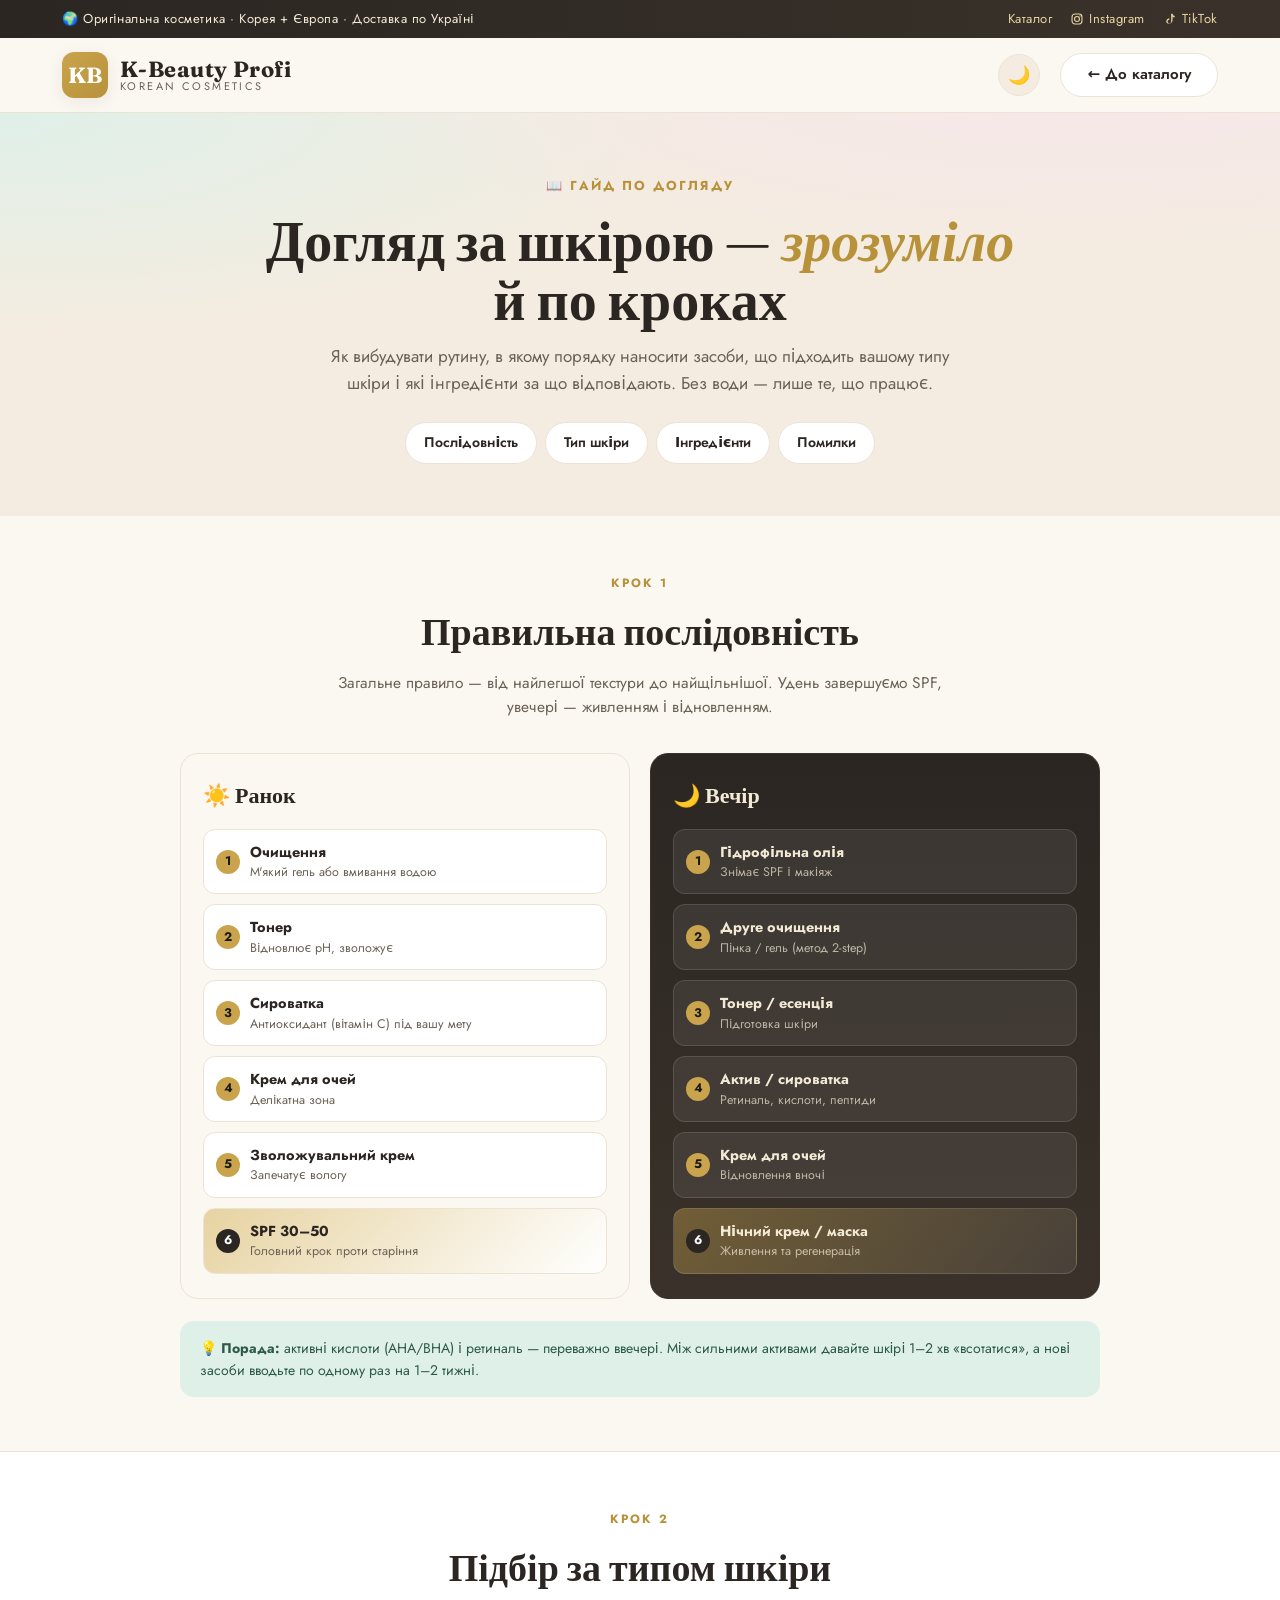
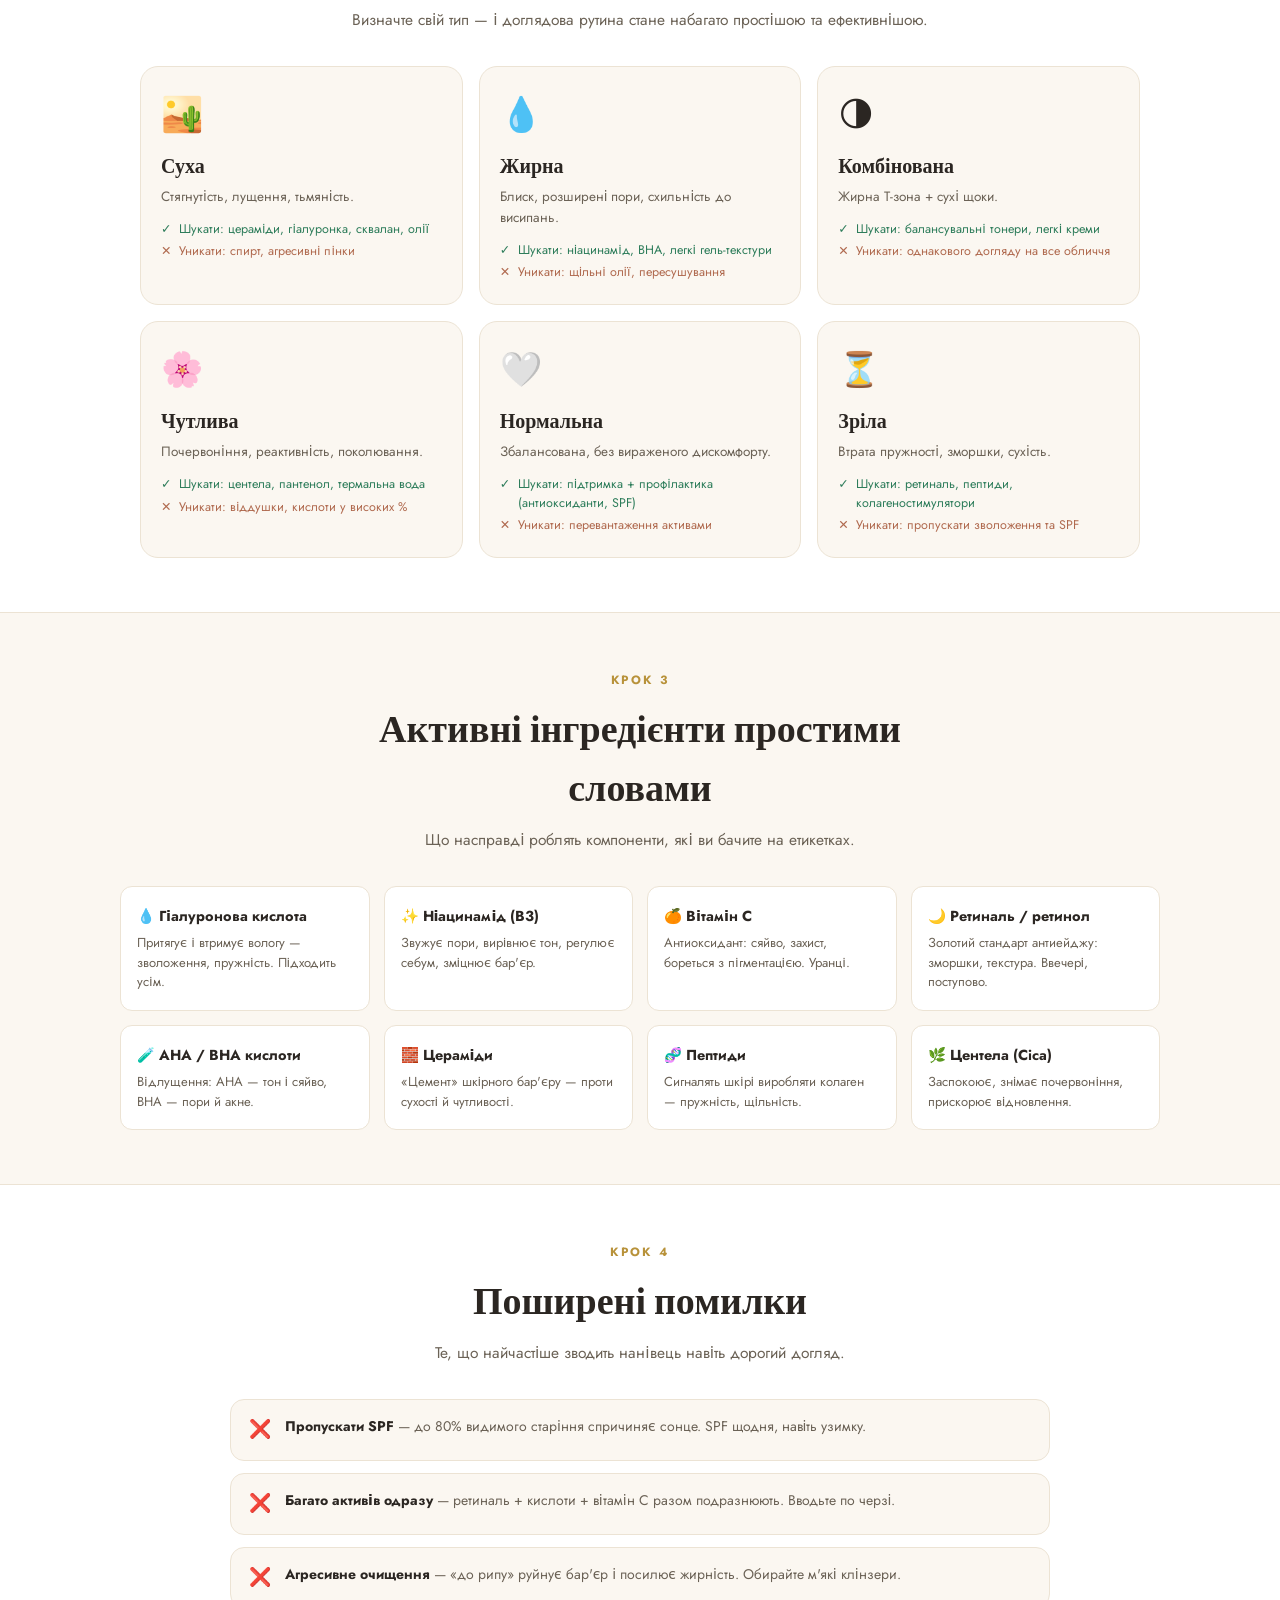
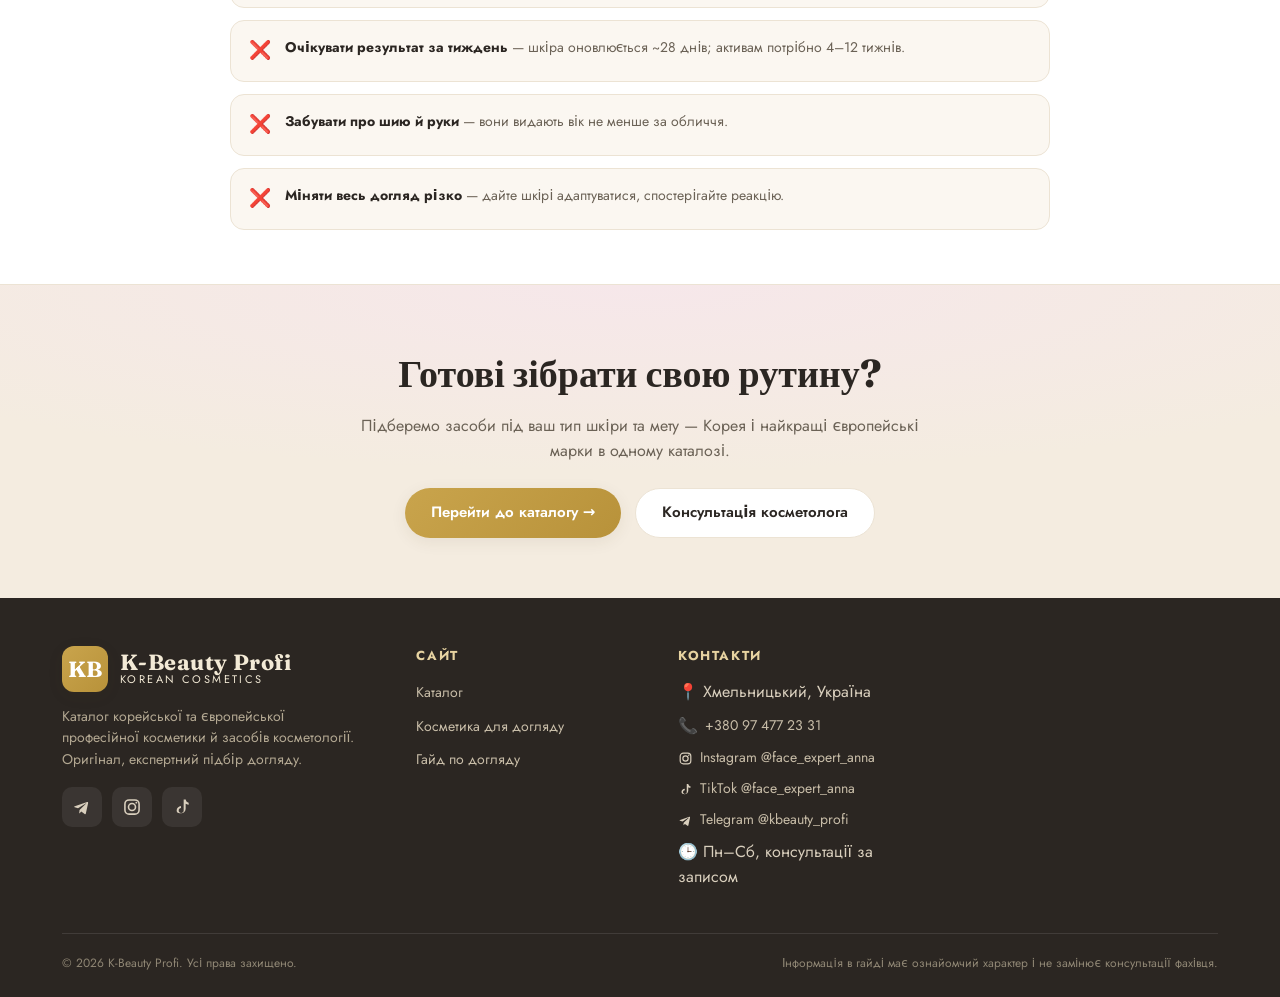
<file: guide.html>
<!DOCTYPE html>
<html lang="uk">
<head>
<meta charset="UTF-8">
<meta name="viewport" content="width=device-width, initial-scale=1.0">
<script>(function(){try{if(localStorage.getItem('kb_theme')==='dark')document.documentElement.setAttribute('data-theme','dark');}catch(e){}})();</script>
<title>Гайд по догляду за шкірою · K-Beauty Profi</title>
<meta name="description" content="Покроковий гайд по догляду за шкірою: правильна послідовність нанесення засобів, підбір за типом шкіри, активні інгредієнти та поширені помилки. K-Beauty Profi.">
<meta name="theme-color" content="#c9a44c">
<link rel="canonical" href="https://prokoppro91-droid.github.io/kbeauty-site/guide.html">
<meta property="og:type" content="article">
<meta property="og:site_name" content="K-Beauty Profi">
<meta property="og:locale" content="uk_UA">
<meta property="og:title" content="Гайд по догляду за шкірою · K-Beauty Profi">
<meta property="og:description" content="Послідовність догляду, підбір за типом шкіри, активні інгредієнти та поширені помилки — простими словами.">
<meta property="og:url" content="https://prokoppro91-droid.github.io/kbeauty-site/guide.html">
<meta property="og:image" content="https://prokoppro91-droid.github.io/kbeauty-site/img/hero2.jpg">
<link rel="preconnect" href="https://fonts.googleapis.com">
<link rel="preconnect" href="https://fonts.gstatic.com" crossorigin>
<link href="https://fonts.googleapis.com/css2?family=Fraunces:ital,opsz,wght@0,9..144,500;0,9..144,600;0,9..144,700;1,9..144,500;1,9..144,600&family=Jost:wght@300;400;500;600;700&display=swap" rel="stylesheet">
<link rel="stylesheet" href="styles.css?v=28">
<link rel="icon" href="data:image/svg+xml,<svg xmlns='http://www.w3.org/2000/svg' viewBox='0 0 100 100'><rect width='100' height='100' rx='22' fill='%23c9a44c'/><text x='50' y='70' font-size='58' text-anchor='middle' fill='white' font-family='Georgia'>KB</text></svg>">
</head>
<body class="guide-page">

<!-- topbar -->
<div class="topbar"><div class="wrap">
  <div class="tb-left">🌍 Оригінальна косметика · Корея + Європа · Доставка по Україні</div>
  <div class="tb-right">
    <a href="index.html">Каталог</a>
    <a href="https://www.instagram.com/face_expert_anna" target="_blank"><svg class="bi line" viewBox="0 0 24 24"><rect x="3.5" y="3.5" width="17" height="17" rx="5"/><circle cx="12" cy="12" r="4.2"/><circle class="dot" cx="17.2" cy="6.8" r="1.1"/></svg> Instagram</a>
    <a href="https://www.tiktok.com/@face_expert_anna" target="_blank"><svg class="bi fill" viewBox="0 0 24 24"><path d="M16.5 3c.3 2 1.6 3.6 3.5 3.9v2.3c-1.3.1-2.6-.3-3.6-1v5.9c0 3-2.4 5.4-5.4 5.4S5.6 19.1 5.6 16.1c0-2.9 2.3-5.3 5.2-5.4v2.4c-1.6.1-2.8 1.4-2.8 3 0 1.7 1.3 3 3 3s3-1.3 3-3V3h2.5z"/></svg> TikTok</a>
  </div>
</div></div>

<!-- header -->
<header class="site"><div class="wrap">
  <a href="index.html" class="logo">
    <span class="mark">KB</span>
    <span class="lt"><b>K-Beauty Profi</b><span>Korean Cosmetics</span></span>
  </a>
  <button class="theme-toggle" id="themeBtn" aria-label="Перемкнути тему" style="margin-left:auto">🌙</button>
  <a class="btn ghost" href="index.html" style="height:44px">← До каталогу</a>
</div></header>

<!-- hero гайду -->
<section class="guide-hero"><div class="wrap">
  <span class="flag">📖 Гайд по догляду</span>
  <h1>Догляд за шкірою — <em>зрозуміло</em> й по кроках</h1>
  <p>Як вибудувати рутину, в якому порядку наносити засоби, що підходить вашому типу шкіри і які інгредієнти за що відповідають. Без води — лише те, що працює.</p>
  <nav class="guide-nav">
    <a href="#order">Послідовність</a>
    <a href="#types">Тип шкіри</a>
    <a href="#actives">Інгредієнти</a>
    <a href="#mistakes">Помилки</a>
  </nav>
</div></section>

<!-- 1. Послідовність -->
<section class="guide-sec" id="order"><div class="wrap">
  <div class="sec-head"><span class="k">Крок 1</span><h2>Правильна послідовність</h2>
    <p>Загальне правило — від найлегшої текстури до найщільнішої. Удень завершуємо SPF, увечері — живленням і відновленням.</p></div>
  <div class="routine-2col">
    <div class="rcol am">
      <h3>☀️ Ранок</h3>
      <ol class="rsteps">
        <li><b>Очищення</b><span>М'який гель або вмивання водою</span></li>
        <li><b>Тонер</b><span>Відновлює pH, зволожує</span></li>
        <li><b>Сироватка</b><span>Антиоксидант (вітамін C) під вашу мету</span></li>
        <li><b>Крем для очей</b><span>Делікатна зона</span></li>
        <li><b>Зволожувальний крем</b><span>Запечатує вологу</span></li>
        <li class="hl"><b>SPF 30–50</b><span>Головний крок проти старіння</span></li>
      </ol>
    </div>
    <div class="rcol pm">
      <h3>🌙 Вечір</h3>
      <ol class="rsteps">
        <li><b>Гідрофільна олія</b><span>Знімає SPF і макіяж</span></li>
        <li><b>Друге очищення</b><span>Пінка / гель (метод 2-step)</span></li>
        <li><b>Тонер / есенція</b><span>Підготовка шкіри</span></li>
        <li><b>Актив / сироватка</b><span>Ретиналь, кислоти, пептиди</span></li>
        <li><b>Крем для очей</b><span>Відновлення вночі</span></li>
        <li class="hl"><b>Нічний крем / маска</b><span>Живлення та регенерація</span></li>
      </ol>
    </div>
  </div>
  <p class="tip">💡 <b>Порада:</b> активні кислоти (AHA/BHA) і ретиналь — переважно ввечері. Між сильними активами давайте шкірі 1–2 хв «всотатися», а нові засоби вводьте по одному раз на 1–2 тижні.</p>
</div></section>

<!-- 2. Тип шкіри -->
<section class="guide-sec alt" id="types"><div class="wrap">
  <div class="sec-head"><span class="k">Крок 2</span><h2>Підбір за типом шкіри</h2>
    <p>Визначте свій тип — і доглядова рутина стане набагато простішою та ефективнішою.</p></div>
  <div class="type-grid">
    <div class="type-card"><div class="ic">🏜️</div><h4>Суха</h4>
      <p>Стягнутість, лущення, тьмяність.</p>
      <span class="ok">Шукати: цераміди, гіалуронка, сквалан, олії</span>
      <span class="no">Уникати: спирт, агресивні пінки</span></div>
    <div class="type-card"><div class="ic">💧</div><h4>Жирна</h4>
      <p>Блиск, розширені пори, схильність до висипань.</p>
      <span class="ok">Шукати: ніацинамід, BHA, легкі гель-текстури</span>
      <span class="no">Уникати: щільні олії, пересушування</span></div>
    <div class="type-card"><div class="ic">🌗</div><h4>Комбінована</h4>
      <p>Жирна T-зона + сухі щоки.</p>
      <span class="ok">Шукати: балансувальні тонери, легкі креми</span>
      <span class="no">Уникати: однакового догляду на все обличчя</span></div>
    <div class="type-card"><div class="ic">🌸</div><h4>Чутлива</h4>
      <p>Почервоніння, реактивність, поколювання.</p>
      <span class="ok">Шукати: центела, пантенол, термальна вода</span>
      <span class="no">Уникати: віддушки, кислоти у високих %</span></div>
    <div class="type-card"><div class="ic">🤍</div><h4>Нормальна</h4>
      <p>Збалансована, без вираженого дискомфорту.</p>
      <span class="ok">Шукати: підтримка + профілактика (антиоксиданти, SPF)</span>
      <span class="no">Уникати: перевантаження активами</span></div>
    <div class="type-card"><div class="ic">⏳</div><h4>Зріла</h4>
      <p>Втрата пружності, зморшки, сухість.</p>
      <span class="ok">Шукати: ретиналь, пептиди, колагеностимулятори</span>
      <span class="no">Уникати: пропускати зволоження та SPF</span></div>
  </div>
</div></section>

<!-- 3. Інгредієнти -->
<section class="guide-sec" id="actives"><div class="wrap">
  <div class="sec-head"><span class="k">Крок 3</span><h2>Активні інгредієнти простими словами</h2>
    <p>Що насправді роблять компоненти, які ви бачите на етикетках.</p></div>
  <div class="ing-grid">
    <div class="ing"><b>💧 Гіалуронова кислота</b><p>Притягує і втримує вологу — зволоження, пружність. Підходить усім.</p></div>
    <div class="ing"><b>✨ Ніацинамід (B3)</b><p>Звужує пори, вирівнює тон, регулює себум, зміцнює бар'єр.</p></div>
    <div class="ing"><b>🍊 Вітамін C</b><p>Антиоксидант: сяйво, захист, бореться з пігментацією. Уранці.</p></div>
    <div class="ing"><b>🌙 Ретиналь / ретинол</b><p>Золотий стандарт антиейджу: зморшки, текстура. Ввечері, поступово.</p></div>
    <div class="ing"><b>🧪 AHA / BHA кислоти</b><p>Відлущення: AHA — тон і сяйво, BHA — пори й акне.</p></div>
    <div class="ing"><b>🧱 Цераміди</b><p>«Цемент» шкірного бар'єру — проти сухості й чутливості.</p></div>
    <div class="ing"><b>🧬 Пептиди</b><p>Сигналять шкірі виробляти колаген — пружність, щільність.</p></div>
    <div class="ing"><b>🌿 Центела (Cica)</b><p>Заспокоює, знімає почервоніння, прискорює відновлення.</p></div>
  </div>
</div></section>

<!-- 4. Помилки -->
<section class="guide-sec alt" id="mistakes"><div class="wrap">
  <div class="sec-head"><span class="k">Крок 4</span><h2>Поширені помилки</h2>
    <p>Те, що найчастіше зводить нанівець навіть дорогий догляд.</p></div>
  <ul class="mistake-list">
    <li><span>❌</span><div><b>Пропускати SPF</b> — до 80% видимого старіння спричиняє сонце. SPF щодня, навіть узимку.</div></li>
    <li><span>❌</span><div><b>Багато активів одразу</b> — ретиналь + кислоти + вітамін C разом подразнюють. Вводьте по черзі.</div></li>
    <li><span>❌</span><div><b>Агресивне очищення</b> — «до рипу» руйнує бар'єр і посилює жирність. Обирайте м'які клінзери.</div></li>
    <li><span>❌</span><div><b>Очікувати результат за тиждень</b> — шкіра оновлюється ~28 днів; активам потрібно 4–12 тижнів.</div></li>
    <li><span>❌</span><div><b>Забувати про шию й руки</b> — вони видають вік не менше за обличчя.</div></li>
    <li><span>❌</span><div><b>Міняти весь догляд різко</b> — дайте шкірі адаптуватися, спостерігайте реакцію.</div></li>
  </ul>
</div></section>

<!-- CTA -->
<section class="guide-cta"><div class="wrap">
  <h2>Готові зібрати свою рутину?</h2>
  <p>Підберемо засоби під ваш тип шкіри та мету — Корея і найкращі європейські марки в одному каталозі.</p>
  <div class="cta">
    <a class="btn primary" href="index.html#catalog">Перейти до каталогу →</a>
    <a class="btn ghost" href="https://www.instagram.com/face_expert_anna" target="_blank">Консультація косметолога</a>
  </div>
</div></section>

<!-- footer -->
<footer class="site"><div class="wrap">
  <div class="grid-f">
    <div>
      <div class="logo"><span class="mark">KB</span><span class="lt"><b>K-Beauty Profi</b><span>Korean Cosmetics</span></span></div>
      <p class="fdesc">Каталог корейської та європейської професійної косметики й засобів косметології. Оригінал, експертний підбір догляду.</p>
      <div class="social">
        <a href="https://t.me/kbeauty_profi" target="_blank" title="Telegram" aria-label="Telegram"><svg class="bi fill" viewBox="0 0 24 24"><path d="M9.04 15.6l-.38 4.02c.27 0 .39-.12.53-.26l1.95-1.86 4.04 2.96c.74.41 1.27.2 1.46-.68l2.65-12.4c.24-1.12-.4-1.56-1.13-1.29L3.4 11.06c-1.09.42-1.07 1.03-.18 1.31l3.99 1.24 9.27-5.84c.44-.27.84-.12.51.16z"/></svg></a>
        <a href="https://www.instagram.com/face_expert_anna" target="_blank" title="Instagram" aria-label="Instagram"><svg class="bi line" viewBox="0 0 24 24"><rect x="3.5" y="3.5" width="17" height="17" rx="5"/><circle cx="12" cy="12" r="4.2"/><circle class="dot" cx="17.2" cy="6.8" r="1.1"/></svg></a>
        <a href="https://www.tiktok.com/@face_expert_anna" target="_blank" title="TikTok" aria-label="TikTok"><svg class="bi fill" viewBox="0 0 24 24"><path d="M16.5 3c.3 2 1.6 3.6 3.5 3.9v2.3c-1.3.1-2.6-.3-3.6-1v5.9c0 3-2.4 5.4-5.4 5.4S5.6 19.1 5.6 16.1c0-2.9 2.3-5.3 5.2-5.4v2.4c-1.6.1-2.8 1.4-2.8 3 0 1.7 1.3 3 3 3s3-1.3 3-3V3h2.5z"/></svg></a>
      </div>
    </div>
    <div><h4>Сайт</h4><ul>
      <li><a href="index.html">Каталог</a></li>
      <li><a href="index.html#catalog">Косметика для догляду</a></li>
      <li><a href="guide.html">Гайд по догляду</a></li>
    </ul></div>
    <div><h4>Контакти</h4><ul class="contacts">
      <li>📍 Хмельницький, Україна</li>
      <li>📞 <a href="tel:+380974772331">+380 97 477 23 31</a></li>
      <li><svg class="bi line" viewBox="0 0 24 24"><rect x="3.5" y="3.5" width="17" height="17" rx="5"/><circle cx="12" cy="12" r="4.2"/><circle class="dot" cx="17.2" cy="6.8" r="1.1"/></svg> <a href="https://www.instagram.com/face_expert_anna" target="_blank">Instagram @face_expert_anna</a></li>
      <li><svg class="bi fill" viewBox="0 0 24 24"><path d="M16.5 3c.3 2 1.6 3.6 3.5 3.9v2.3c-1.3.1-2.6-.3-3.6-1v5.9c0 3-2.4 5.4-5.4 5.4S5.6 19.1 5.6 16.1c0-2.9 2.3-5.3 5.2-5.4v2.4c-1.6.1-2.8 1.4-2.8 3 0 1.7 1.3 3 3 3s3-1.3 3-3V3h2.5z"/></svg> <a href="https://www.tiktok.com/@face_expert_anna" target="_blank">TikTok @face_expert_anna</a></li>
      <li><svg class="bi fill" viewBox="0 0 24 24"><path d="M9.04 15.6l-.38 4.02c.27 0 .39-.12.53-.26l1.95-1.86 4.04 2.96c.74.41 1.27.2 1.46-.68l2.65-12.4c.24-1.12-.4-1.56-1.13-1.29L3.4 11.06c-1.09.42-1.07 1.03-.18 1.31l3.99 1.24 9.27-5.84c.44-.27.84-.12.51.16z"/></svg> <a href="https://t.me/kbeauty_profi" target="_blank">Telegram @kbeauty_profi</a></li>
      <li>🕒 Пн–Сб, консультації за записом</li>
    </ul></div>
  </div>
  <div class="copy">
    <span>© 2026 K-Beauty Profi. Усі права захищено.</span>
    <span>Інформація в гайді має ознайомчий характер і не замінює консультації фахівця.</span>
  </div>
</div></footer>

<!-- нагору -->
<button class="to-top" id="toTop" aria-label="Догори" title="Догори">↑</button>
<script>
(function(){var t=document.getElementById('toTop');if(t){
 var f=function(){t.classList.toggle('show',window.scrollY>700)};
 window.addEventListener('scroll',f,{passive:true});f();
 t.onclick=function(){window.scrollTo({top:0,behavior:'smooth'})};}
 var tb=document.getElementById('themeBtn');
 var ic=function(){if(tb)tb.textContent=document.documentElement.getAttribute('data-theme')==='dark'?'☀️':'🌙';};ic();
 if(tb)tb.onclick=function(){var d=document.documentElement.getAttribute('data-theme')==='dark';
  if(d)document.documentElement.removeAttribute('data-theme');else document.documentElement.setAttribute('data-theme','dark');
  try{localStorage.setItem('kb_theme',d?'light':'dark');}catch(e){}ic();};})();
</script>
</body>
</html>
</file>
<file: styles.css>
/* =====================================================================
   K-BEAUTY PROFI — стилі
   Палітра: золото + пастель (бежевий, пудровий, м'ятний)
   ===================================================================== */
:root{
  --gold:#c9a44c; --gold-2:#b8923a; --gold-soft:#e7d3a1;
  --ink:#2b2622; --ink-soft:#6b6256;
  --bg:#fbf7f1; --bg-2:#f4ece0; --card:#ffffff;
  --line:#ece3d4; --mint:#dff0e9; --powder:#f6e7ea; --rose:#caa;
  --pro:#9a6b4f; --pro-bg:#f3e9e2;
  --shadow:0 10px 40px rgba(80,60,30,.10);
  --shadow-sm:0 4px 16px rgba(80,60,30,.08);
  --radius:18px; --radius-sm:12px;
  --maxw:1200px;
  --serif:"Fraunces","Cormorant Garamond",Georgia,serif;
  --sans:"Jost","Inter","Segoe UI",system-ui,-apple-system,sans-serif;
}
*{box-sizing:border-box;margin:0;padding:0}
html{scroll-behavior:smooth}
html{overflow-x:clip}           /* без горизонтального скролу (безпечно для sticky) */
body{
  font-family:var(--sans); color:var(--ink); background:var(--bg);
  -webkit-font-smoothing:antialiased; line-height:1.55;
  overflow-x:clip; max-width:100%;
}
img,svg{max-width:100%}
img{max-width:100%;display:block}
a{color:inherit;text-decoration:none}
button{font-family:inherit;cursor:pointer;border:none;background:none}
.wrap{max-width:var(--maxw);margin:0 auto;padding:0 22px}
.serif{font-family:var(--serif)}

/* ---------- ШАПКА ---------- */
.topbar{
  background:linear-gradient(90deg,#2b2622,#3a322a);
  color:#f3ead6; font-size:13px; letter-spacing:.04em;
}
.topbar .wrap{display:flex;justify-content:space-between;align-items:center;height:38px;gap:14px}
.topbar a{color:var(--gold-soft);transition:.2s}
.topbar a:hover{color:#fff}
.topbar .tb-right{display:flex;gap:18px;align-items:center}
.topbar .tb-right a{display:inline-flex;align-items:center;gap:5px}
.topbar .bi{width:14px;height:14px}

header.site{
  position:sticky;top:0;z-index:50;background:rgba(251,247,241,.92);
  backdrop-filter:saturate(140%) blur(10px); border-bottom:1px solid var(--line);
}
header.site .wrap{display:flex;align-items:center;gap:20px;height:74px}
.logo{display:flex;align-items:center;gap:12px}
.logo .mark{
  width:46px;height:46px;border-radius:12px;flex:0 0 46px;
  background:linear-gradient(135deg,var(--gold),var(--gold-2));
  display:grid;place-items:center;color:#fff;font-family:var(--serif);
  font-weight:700;font-size:22px;box-shadow:var(--shadow-sm);
}
.logo .lt{display:flex;flex-direction:column;line-height:1.05}
.logo .lt b{font-family:var(--serif);font-size:22px;letter-spacing:.02em}
.logo .lt span{font-size:11px;letter-spacing:.22em;text-transform:uppercase;color:var(--ink-soft)}

.search{flex:1;max-width:440px;margin-left:auto;position:relative}
.search input{
  width:100%;height:44px;border:1px solid var(--line);border-radius:999px;
  padding:0 44px 0 18px;font-size:14px;background:#fff;color:var(--ink);
  transition:.2s;outline:none;
}
.search input:focus{border-color:var(--gold);box-shadow:0 0 0 3px rgba(201,164,76,.15)}
.search .si{position:absolute;right:16px;top:50%;transform:translateY(-50%);opacity:.5}

.cart-btn{
  position:relative;height:44px;padding:0 18px;border-radius:999px;
  background:var(--ink);color:#fff;font-weight:600;font-size:14px;
  display:flex;align-items:center;gap:8px;transition:.2s;white-space:nowrap;
}
.cart-btn:hover{background:#000}
.cart-btn .count{
  background:var(--gold);color:#1c1a17;min-width:20px;height:20px;border-radius:999px;
  font-size:12px;display:grid;place-items:center;padding:0 5px;font-weight:700;
}

/* ---------- HERO ---------- */
.hero{position:relative;overflow:hidden;background:
  radial-gradient(120% 100% at 80% -10%,var(--powder) 0%,transparent 50%),
  radial-gradient(120% 120% at 0% 0%,var(--mint) 0%,transparent 45%),
  var(--bg-2);
}
.hero .wrap{display:grid;grid-template-columns:1.1fr .9fr;gap:30px;align-items:center;padding:62px 22px}
.hero .flag{font-size:14px;letter-spacing:.18em;text-transform:uppercase;color:var(--gold-2);font-weight:700}
.hero h1{font-family:var(--serif);font-size:clamp(38px,5.4vw,68px);line-height:1.02;margin:14px 0 16px;font-weight:600}
.hero h1 em{font-style:italic;color:var(--gold-2)}
.hero p{font-size:17px;color:var(--ink-soft);max-width:520px}
.hero .cta{display:flex;gap:14px;margin-top:28px;flex-wrap:wrap}
.btn{height:50px;padding:0 26px;border-radius:999px;font-weight:600;font-size:15px;display:inline-flex;align-items:center;gap:9px;transition:.2s}
.btn.primary{background:linear-gradient(135deg,var(--gold),var(--gold-2));color:#fff;box-shadow:var(--shadow-sm)}
.btn.primary:hover{transform:translateY(-2px);box-shadow:var(--shadow)}
.btn.ghost{background:#fff;border:1px solid var(--line);color:var(--ink)}
.btn.ghost:hover{border-color:var(--gold)}
.hero .stats{display:flex;gap:30px;margin-top:34px}
.hero .stats div b{font-family:var(--serif);font-size:30px;color:var(--gold-2);display:block}
.hero .stats div span{font-size:13px;color:var(--ink-soft)}
.hero-art{position:relative;height:440px;display:grid;place-items:center}
.hero-scene{position:relative;width:100%;max-width:460px;height:100%;
  animation:sceneIn 1.1s cubic-bezier(.2,.75,.2,1) both}
.hero-scene svg{width:100%;height:100%;overflow:visible;display:block}
@keyframes sceneIn{from{opacity:0;transform:scale(.9) translateY(14px)}to{opacity:1;transform:none}}

/* відео-фон героя (промо-ролик) */
.hero-video{border-radius:24px;overflow:hidden;box-shadow:var(--shadow);background:var(--bg-2)}
.hero-video video{position:absolute;inset:0;width:100%;height:100%;object-fit:cover;display:block}
.hero-video .v-overlay{position:absolute;inset:0;z-index:1;pointer-events:none;
  background:linear-gradient(180deg,rgba(255,255,255,.05) 0%,rgba(43,38,34,.10) 55%,rgba(43,38,34,.34) 100%)}

/* обертові «клінічні» кільця + сяйво */
.an-ring{transform-box:view-box;transform-origin:180px 250px;animation:anSpin 26s linear infinite}
.an-ring2{transform-box:view-box;transform-origin:180px 250px;animation:anSpin 34s linear infinite reverse}
@keyframes anSpin{to{transform:rotate(360deg)}}
.an-glow{transform-box:view-box;transform-origin:180px 250px;animation:anGlow 6s ease-in-out infinite}
@keyframes anGlow{0%,100%{opacity:.55;transform:scale(.95)}50%{opacity:.95;transform:scale(1.05)}}

/* флакон легко «дихає» */
.an-bottle{transform-box:view-box;transform-origin:180px 250px;animation:anBob 5s ease-in-out infinite}
@keyframes anBob{0%,100%{transform:translateY(0)}50%{transform:translateY(-6px)}}
/* груша піпетки стискається — тоді падає крапля */
.an-bulb{transform-box:fill-box;transform-origin:center;animation:anSqueeze 3.2s ease-in-out infinite}
@keyframes anSqueeze{0%,8%,40%,100%{transform:scaleY(1)}18%{transform:scaleY(.82)}28%{transform:scaleY(1.02)}}
/* крапля капає з носика */
.an-drop{transform-box:fill-box;transform-origin:center;animation:anDrip 3.2s ease-in infinite;opacity:0}
@keyframes anDrip{0%,14%{transform:translateY(0);opacity:0}20%{opacity:1}44%{transform:translateY(20px);opacity:1}52%{transform:translateY(24px);opacity:0}100%{opacity:0}}
/* брижі в горлечку */
.an-ripple{transform-box:fill-box;transform-origin:center;animation:anRipple 3.2s ease-out infinite;opacity:0}
@keyframes anRipple{0%,50%{transform:scale(.25);opacity:0}56%{opacity:.7}82%{transform:scale(1);opacity:0}100%{opacity:0}}
/* бульбашки в рідині */
.an-bub{transform-box:fill-box;transform-origin:center;animation:anRise 4.5s ease-in infinite;opacity:0}
.an-bub.b2{animation-delay:1.5s}.an-bub.b3{animation-delay:2.8s}
@keyframes anRise{0%{transform:translateY(0) scale(.7);opacity:0}20%{opacity:.7}80%{opacity:.35}100%{transform:translateY(-48px) scale(1);opacity:0}}
/* іскри-мерехтіння */
.an-sp{transform-box:fill-box;transform-origin:center;animation:anTw 2.8s ease-in-out infinite;opacity:0}
.an-sp.s2{animation-delay:.7s}.an-sp.s3{animation-delay:1.3s}.an-sp.s4{animation-delay:1.9s}.an-sp.s5{animation-delay:2.4s}
@keyframes anTw{0%,100%{transform:scale(.2);opacity:0}50%{transform:scale(1);opacity:1}}

/* скляні плашки */
.hero-art .chip{position:absolute;z-index:4;background:rgba(255,255,255,.82);
  -webkit-backdrop-filter:blur(10px);backdrop-filter:blur(10px);border:1px solid rgba(255,255,255,.7);
  border-radius:999px;padding:10px 16px;font-size:13px;font-weight:600;color:var(--ink);
  box-shadow:0 10px 26px rgba(80,60,30,.14);display:flex;gap:8px;align-items:center;
  animation:chipIn .8s ease both}
.hero-art .chip b{color:var(--gold-2)}
.hero-art .c1{top:30px;right:24px;animation-delay:.6s}
.hero-art .c2{bottom:40px;left:14px;animation-delay:.8s}
@keyframes chipIn{from{opacity:0;transform:translateY(12px)}to{opacity:1;transform:none}}

@media(prefers-reduced-motion:reduce){
  .hero-scene,.an-ring,.an-ring2,.an-glow,.an-bottle,.an-bulb,.an-drop,.an-ripple,.an-bub,.an-sp,.hero-art .chip{animation:none!important}
  .an-drop,.an-bub{opacity:.6}.an-sp{opacity:1;transform:scale(1)}
}

/* ---------- USP / смужка гарантій ---------- */
.usp{background:#fff;border-bottom:1px solid var(--line)}
.usp .wrap{display:grid;grid-template-columns:repeat(4,1fr);gap:10px;padding:16px 22px}
.usp-i{display:flex;align-items:center;gap:11px;justify-content:center;text-align:left}
.usp-i .ic{font-size:25px;line-height:1;flex:0 0 auto}
.usp-i b{display:block;font-size:13.5px;line-height:1.2}
.usp-i small{font-size:12px;color:var(--ink-soft)}
@media(max-width:760px){
  .usp .wrap{grid-template-columns:1fr 1fr;gap:14px 10px;padding:14px 18px}
  .usp-i{justify-content:flex-start}
}

/* ---------- РОЗДІЛИ (segmented toggle) ---------- */
.groups{padding:26px 0 2px}
.groups .wrap{display:flex;justify-content:center}
.groups .gt{display:inline-flex;gap:4px;background:#fff;border:1px solid var(--line);
  border-radius:999px;padding:5px;box-shadow:var(--shadow-sm)}
.gt button{
  height:44px;padding:0 22px;border-radius:999px;border:none;background:transparent;
  font-weight:600;font-size:15px;color:var(--ink-soft);transition:.25s;display:flex;gap:8px;align-items:center;white-space:nowrap;
}
.gt button.active{background:var(--ink);color:#fff;box-shadow:0 6px 16px rgba(43,38,34,.20)}
.gt button:hover:not(.active){color:var(--ink)}
@media(max-width:560px){
  .groups .gt{width:100%;flex-direction:column}
  .gt button{width:100%;justify-content:center;height:46px}
}

/* ---------- КАТЕГОРІЇ ---------- */
.sec-head{text-align:center;margin:42px 0 22px}
.sec-head .k{font-size:13px;letter-spacing:.2em;text-transform:uppercase;color:var(--gold-2);font-weight:700}
.sec-head h2{font-family:var(--serif);font-size:clamp(28px,3.6vw,40px);margin-top:6px;font-weight:600}
.sec-head p{color:var(--ink-soft);margin-top:8px}

.cats{display:grid;grid-template-columns:repeat(auto-fill,minmax(168px,1fr));gap:14px;margin-top:8px}
.cat{
  position:relative;min-height:212px;border-radius:18px;overflow:hidden;padding:0;
  display:flex;align-items:flex-end;text-align:left;transition:.28s;
  background-size:cover;background-position:center;background-repeat:no-repeat;
  box-shadow:0 8px 22px rgba(120,90,40,.10);
}
.cat::before{content:"";position:absolute;inset:0;z-index:1;
  background:linear-gradient(180deg, rgba(22,17,12,0) 40%, rgba(22,17,12,.30) 70%, rgba(22,17,12,.66) 100%)}
.cat:hover{transform:translateY(-4px);background-size:110%;box-shadow:0 18px 40px rgba(120,90,40,.22)}
.cat.active{box-shadow:0 0 0 3px var(--gold),0 14px 32px rgba(120,90,40,.22)}
.cat .cat-tx{position:relative;z-index:2;padding:15px 16px}
.cat b{display:block;font-size:16px;color:#fff;text-shadow:0 1px 8px rgba(0,0,0,.35)}
.cat small{display:block;margin-top:3px;font-size:11.5px;line-height:1.35;color:rgba(255,255,255,.9);text-shadow:0 1px 6px rgba(0,0,0,.4)}
.cat .n{position:absolute;z-index:3;top:12px;right:12px;font-size:11px;color:var(--ink);font-weight:700;background:rgba(255,255,255,.9);backdrop-filter:blur(4px);border-radius:999px;padding:3px 9px;box-shadow:0 2px 8px rgba(0,0,0,.12)}
.cat.pro::after{content:"PRO";position:absolute;z-index:3;top:12px;left:12px;font-size:9px;letter-spacing:.12em;color:#fff;background:rgba(28,26,23,.6);backdrop-filter:blur(4px);padding:3px 8px;border-radius:6px;font-weight:800}

/* ---------- ПАНЕЛЬ КАТАЛОГУ ---------- */
.catalog{padding:30px 0 70px}
.toolbar{display:flex;align-items:center;gap:14px;flex-wrap:wrap;margin-bottom:18px}
.chips{display:flex;gap:8px;flex-wrap:wrap;flex:1}
.chip{height:36px;padding:0 16px;border-radius:999px;border:1px solid var(--line);background:#fff;font-size:13px;font-weight:600;color:var(--ink-soft);transition:.2s}
.chip:hover{border-color:var(--gold)}
.chip.active{background:var(--gold);color:#fff;border-color:var(--gold)}
.sort select{height:40px;border:1px solid var(--line);border-radius:10px;padding:0 12px;background:#fff;font-size:13px;color:var(--ink);font-weight:600;outline:none;cursor:pointer}
.result-info{font-size:13px;color:var(--ink-soft);margin-bottom:14px}

.grid{display:grid;grid-template-columns:repeat(auto-fill,minmax(230px,1fr));gap:18px}
.card{
  background:var(--card);border:1px solid var(--line);border-radius:var(--radius);
  overflow:hidden;display:flex;flex-direction:column;transition:.2s;position:relative;
}
.card:hover{transform:translateY(-4px);box-shadow:var(--shadow);border-color:var(--gold-soft)}
.card .thumb{height:200px;position:relative;display:grid;place-items:center;cursor:pointer;overflow:hidden;
  background:linear-gradient(135deg,var(--bg-2),#fff)}
.card .thumb .pimg{position:absolute;inset:0;width:100%;height:100%;object-fit:cover;transition:.4s;z-index:0}
.card:hover .thumb .pimg{transform:scale(1.06)}
.card .thumb .em{font-size:62px;filter:drop-shadow(0 8px 14px rgba(0,0,0,.10));transition:.3s;display:none}
.card .thumb.noimg .em{display:block}
.card:hover .thumb.noimg .em{transform:scale(1.08) rotate(-3deg)}
.card .brandtag{position:absolute;top:12px;left:12px;font-size:11px;font-weight:700;letter-spacing:.04em;
  background:rgba(255,255,255,.9);padding:4px 9px;border-radius:999px;color:var(--ink)}
.badge{position:absolute;top:12px;right:12px;font-size:10px;font-weight:800;letter-spacing:.06em;padding:4px 9px;border-radius:999px;text-transform:uppercase}
.badge.hit{background:#ffe2c2;color:#a85b14}
.badge.new{background:var(--mint);color:#2e7d5b}
.badge.pro{background:var(--pro-bg);color:var(--pro)}
.card .body{padding:14px 15px 16px;display:flex;flex-direction:column;flex:1}
.card .cat-lbl{font-size:11px;color:var(--gold-2);font-weight:700;letter-spacing:.04em;text-transform:uppercase}
.card h3{font-size:15px;font-weight:600;margin:5px 0 6px;line-height:1.3;cursor:pointer}
.card h3:hover{color:var(--gold-2)}
.card .vol{font-size:12px;color:var(--ink-soft)}
.card .foot{margin-top:auto;display:flex;align-items:center;justify-content:space-between;gap:8px;padding-top:12px}
.price{font-family:var(--serif);font-size:22px;font-weight:700;color:var(--ink)}
.price .old{font-family:var(--sans);font-size:13px;color:#b9aa92;text-decoration:line-through;margin-left:6px;font-weight:500}
.price .cur{font-size:13px;color:var(--ink-soft);font-weight:600}
.add{width:42px;height:42px;border-radius:12px;background:var(--ink);color:#fff;display:grid;place-items:center;font-size:20px;transition:.2s;flex:0 0 42px}
.add:hover{background:var(--gold-2);transform:scale(1.06)}
.add.in{background:var(--mint);color:#2e7d5b}
.add:active{transform:scale(.94)}
/* ♥ обране на картці */
.card .foot .price{flex:1}
.card .fav{width:34px;height:42px;display:grid;place-items:center;font-size:18px;color:#dac9bc;background:none;transition:.2s;flex:0 0 auto}
.card .fav:hover{color:#e0719a;transform:scale(1.14)}
.card .fav.on{color:#e0719a}

/* ---------- панель фільтрів (обране + ціна) ---------- */
.filter-bar{display:flex;align-items:center;gap:18px;flex-wrap:wrap;margin-bottom:16px}
.fav-toggle{display:inline-flex;align-items:center;gap:8px;height:40px;padding:0 16px;border-radius:999px;
  background:#fff;border:1px solid var(--line);font-weight:600;font-size:14px;color:var(--ink);transition:.2s}
.fav-toggle:hover{border-color:#e0719a;color:#c25680}
.fav-toggle.on{background:#fce8ef;border-color:#e0719a;color:#c25680}
.fav-toggle .fc{min-width:20px;height:20px;border-radius:999px;background:#e0719a;color:#fff;font-size:12px;
  display:inline-grid;place-items:center;padding:0 5px;font-weight:700}
.price-ctrl{display:flex;align-items:center;gap:10px;font-size:13.5px;color:var(--ink-soft)}
.price-ctrl b{color:var(--ink)}
.price-ctrl input[type=range]{width:170px;accent-color:var(--gold-2);cursor:pointer}
/* перемикач «лише на розпив» */
.decant-toggle:hover{border-color:#2e7d5b;color:#2e7d5b}
.decant-toggle.on{background:var(--mint);border-color:#2e7d5b;color:#2e7d5b}
[data-theme=dark] .decant-toggle.on{background:#16241e;border-color:#27463a;color:#7fd3a8}
@media(max-width:560px){.filter-bar{gap:12px}.price-ctrl input[type=range]{width:130px}}

/* рейтинг (соц-доказ) */
.card .rating{display:flex;align-items:center;gap:6px;margin:7px 0 2px;font-size:12px;color:var(--ink-soft)}
.rating .stars{color:#e7b73b;letter-spacing:1px;font-size:12.5px}
.rating .rate{color:var(--ink);font-weight:700}
.rating .rc{color:var(--ink-soft)}

/* бейдж знижки біля ціни */
.price .off{font-family:var(--sans);font-size:11px;font-weight:800;color:#c0392b;background:#ffe3e3;
  padding:2px 7px;border-radius:999px;margin-left:7px;vertical-align:middle;letter-spacing:.02em}

/* кутовий бейдж знижки на фото (зліва зверху під брендом) */
.thumb .sale{position:absolute;top:12px;left:12px;font-size:10px;font-weight:800;letter-spacing:.04em;
  padding:4px 9px;border-radius:999px;background:#e74c3c;color:#fff;box-shadow:0 4px 12px rgba(231,76,60,.32);z-index:1}
.thumb .brandtag{top:auto;bottom:12px;left:12px;box-shadow:0 2px 8px rgba(0,0,0,.10)}

.pro-note{background:var(--pro-bg);border:1px solid #e6d3c5;border-radius:var(--radius);padding:16px 20px;display:flex;gap:14px;align-items:flex-start;margin-bottom:22px;font-size:14px;color:#6b4a36}
.pro-note .ic{font-size:24px}
.pro-note b{color:var(--pro)}

.empty{text-align:center;padding:70px 20px;color:var(--ink-soft)}
.empty .em{font-size:54px}

/* ---------- МОДАЛКА ТОВАРУ ---------- */
.overlay{position:fixed;inset:0;background:rgba(40,32,24,.5);backdrop-filter:blur(4px);z-index:120;display:none;align-items:center;justify-content:center;padding:20px}
.overlay.open{display:flex}
.modal{background:#fff;border-radius:24px;max-width:760px;width:100%;max-height:90vh;overflow:auto;box-shadow:var(--shadow);position:relative}
.modal .close{position:absolute;top:16px;right:16px;width:40px;height:40px;border-radius:999px;background:rgba(255,255,255,.9);font-size:22px;display:grid;place-items:center;z-index:2;box-shadow:var(--shadow-sm)}
.modal .mbody{display:grid;grid-template-columns:1fr 1fr;gap:0}
.modal .mart{background:linear-gradient(135deg,var(--bg-2),var(--powder));display:grid;place-items:center;min-height:300px;position:relative;overflow:hidden}
.modal .mart .mimg{position:absolute;inset:0;width:100%;height:100%;object-fit:cover}
.modal .mart .em{font-size:120px;filter:drop-shadow(0 12px 20px rgba(0,0,0,.12));display:none}
.modal .mart.noimg .em{display:block}
.modal .minfo{padding:32px 30px}
.modal .minfo .cat-lbl{font-size:12px;color:var(--gold-2);font-weight:700;letter-spacing:.05em;text-transform:uppercase}
.modal .minfo h2{font-family:var(--serif);font-size:28px;margin:8px 0 4px;line-height:1.15}
.modal .minfo .br{font-size:14px;color:var(--ink-soft);font-weight:600;margin-bottom:16px}
.modal .minfo .desc{font-size:15px;color:var(--ink-soft);line-height:1.6}
.modal .mtags{display:flex;gap:7px;flex-wrap:wrap;margin:18px 0}
.mtags span{font-size:12px;background:var(--bg-2);color:var(--ink-soft);padding:5px 11px;border-radius:999px}
.modal .mprice{display:flex;align-items:center;gap:12px;margin:18px 0;font-family:var(--serif);font-size:30px;font-weight:700}
.modal .mprice .off{font-family:var(--sans);font-size:13px;font-weight:800;color:#c0392b;background:#ffe3e3;padding:3px 9px;border-radius:999px}
.modal .madd{width:100%;height:52px;border-radius:14px;background:linear-gradient(135deg,var(--gold),var(--gold-2));color:#fff;font-weight:700;font-size:16px;display:flex;align-items:center;justify-content:center;gap:10px;transition:.2s}
.modal .madd:hover{transform:translateY(-2px);box-shadow:var(--shadow)}
.modal .mvol{font-size:13px;color:var(--ink-soft);margin-bottom:6px}
.modal .pro-tag{display:inline-flex;gap:6px;align-items:center;background:var(--pro-bg);color:var(--pro);font-size:12px;font-weight:700;padding:5px 11px;border-radius:999px;margin-bottom:12px}
.modal .mrating{display:flex;align-items:center;gap:8px;font-size:13px;color:var(--ink-soft);margin:2px 0 8px}
.modal .mrating .stars{color:#e7b73b;letter-spacing:1.5px;font-size:15px}
.modal .mrating b{color:var(--ink);font-weight:700}
.modal .mtrust{list-style:none;margin:16px 0 4px;padding:0;display:flex;flex-direction:column;gap:8px}
.modal .mtrust li{display:flex;gap:9px;align-items:center;font-size:13.5px;color:var(--ink-soft)}
.modal .mtrust li b{color:var(--ink);font-weight:600}
.modal .mtrust .ck{color:#2e7d5b;font-weight:800;flex:0 0 auto}

/* ---------- КОШИК (drawer) ---------- */
.drawer{position:fixed;top:0;right:0;height:100%;width:400px;max-width:92vw;background:#fff;z-index:110;
  box-shadow:-20px 0 50px rgba(0,0,0,.15);transform:translateX(100%);transition:.32s cubic-bezier(.4,0,.2,1);display:flex;flex-direction:column}
.drawer.open{transform:translateX(0)}
.drawer .dh{padding:22px 24px;border-bottom:1px solid var(--line);display:flex;justify-content:space-between;align-items:center}
.drawer .dh h3{font-family:var(--serif);font-size:24px}
.drawer .dh .close{font-size:26px;color:var(--ink-soft)}
.drawer .ditems{flex:1;overflow:auto;padding:10px 24px}
.ditem{display:flex;gap:12px;padding:14px 0;border-bottom:1px solid var(--line)}
.ditem .di-art{width:60px;height:60px;border-radius:12px;background:linear-gradient(135deg,var(--bg-2),#fff);display:grid;place-items:center;font-size:30px;flex:0 0 60px;overflow:hidden;position:relative}
.ditem .di-art img{position:absolute;inset:0;width:100%;height:100%;object-fit:cover}
.ditem .di-art .em{display:none}
.ditem .di-art.noimg .em{display:block}
.ditem .di-info{flex:1;min-width:0}
.ditem .di-info b{font-size:14px;font-weight:600;display:block;line-height:1.3}
.ditem .di-info small{font-size:12px;color:var(--ink-soft)}
.ditem .di-price{font-family:var(--serif);font-weight:700;font-size:16px;margin-top:4px}
.qty{display:flex;align-items:center;gap:8px;margin-top:6px}
.qty button{width:26px;height:26px;border-radius:8px;background:var(--bg-2);font-size:16px;color:var(--ink);display:grid;place-items:center}
.qty span{min-width:22px;text-align:center;font-weight:600;font-size:14px}
.ditem .di-rm{color:#c08;font-size:12px;background:none;align-self:flex-start;margin-left:auto}
.drawer .dfoot{padding:20px 24px;border-top:1px solid var(--line);background:var(--bg)}
.dfoot .total{display:flex;justify-content:space-between;align-items:baseline;margin-bottom:14px}
.dfoot .total b{font-family:var(--serif);font-size:28px}
.dfoot .order{width:100%;height:54px;border-radius:14px;background:var(--ink);color:#fff;font-weight:700;font-size:16px;display:flex;align-items:center;justify-content:center;gap:10px;transition:.2s}
.dfoot .order:hover{background:#000}
.dfoot .order.tg{background:#2aabee;margin-bottom:10px}
.dfoot .order.tg:hover{background:#1d97d6}
.dfoot .order.tg .bi{width:20px;height:20px}
/* кнопка «Оплата зараз» */
.dfoot .order.pay{flex-direction:column;gap:1px;height:auto;padding:11px 16px;
  background:linear-gradient(135deg,var(--gold),var(--gold-2));color:#1c1a17}
.dfoot .order.pay:hover{filter:brightness(1.05);transform:translateY(-1px)}
.dfoot .order.pay small{font-weight:600;font-size:11px;opacity:.78}
.pay-or{text-align:center;font-size:12px;color:var(--ink-soft);margin:12px 0 10px;position:relative}
.pay-or::before,.pay-or::after{content:"";position:absolute;top:50%;width:28%;height:1px;background:var(--line)}
.pay-or::before{left:0}.pay-or::after{right:0}

/* вікно вибору банку */
.pay-modal{max-width:440px}
.pay-grid{display:grid;grid-template-columns:1fr 1fr 1fr;gap:10px;margin-bottom:14px}
.pay-grid .pm{display:flex;flex-direction:column;align-items:center;gap:7px;padding:14px 6px 10px;
  background:#fff;border:1px solid var(--line);border-radius:14px;color:var(--ink);transition:.18s}
.pay-grid .pm img{width:40px;height:40px;object-fit:contain;border-radius:9px}
.pay-grid .pm span{font-size:11.5px;font-weight:700;text-align:center;line-height:1.1}
.pay-grid .pm:hover{transform:translateY(-2px);box-shadow:var(--shadow-sm);border-color:var(--gold)}
@media(max-width:480px){.pay-grid{gap:8px}.pay-grid .pm span{font-size:10.5px}}
.pay-cards{display:flex;justify-content:center;gap:8px;flex-wrap:wrap;margin-bottom:10px}
.pay-cards span{font-size:11px;font-weight:700;color:var(--ink-soft);background:var(--bg-2);
  border:1px solid var(--line);padding:4px 10px;border-radius:8px}
.pay-note{text-align:center;font-size:12px;color:var(--ink-soft);line-height:1.5}
@media(max-width:480px){.pay-grid{grid-template-columns:1fr 1fr}}
.dfoot .hint{font-size:12px;color:var(--ink-soft);text-align:center;margin-top:10px}
.cart-empty{text-align:center;padding:60px 20px;color:var(--ink-soft)}
.cart-empty .em{font-size:50px}

/* ---------- ВІДГУКИ ---------- */
.reviews{background:var(--bg);padding:58px 0}
.reviews .sec-head p{font-size:15px}
.reviews .rv-agg{font-family:var(--serif);color:var(--gold-2);font-size:19px}
.rv-grid{display:grid;grid-template-columns:repeat(3,1fr);gap:18px;margin-top:18px}
.rv{background:#fff;border:1px solid var(--line);border-radius:var(--radius);padding:24px 22px 20px;
  box-shadow:var(--shadow-sm);display:flex;flex-direction:column}
.rv .st{color:#e7b73b;font-size:15px;letter-spacing:2px}
.rv blockquote{font-size:14.5px;color:var(--ink);line-height:1.62;margin:12px 0 18px;flex:1}
.rv figcaption{display:flex;align-items:center;gap:11px}
.rv .av{width:42px;height:42px;border-radius:50%;flex:0 0 42px;
  background:linear-gradient(135deg,var(--gold),var(--gold-2));color:#fff;
  display:grid;place-items:center;font-family:var(--serif);font-weight:700;font-size:19px}
.rv .nm b{display:block;font-size:14px}
.rv .nm small{font-size:12px;color:var(--ink-soft)}
@media(max-width:860px){.rv-grid{grid-template-columns:1fr}}

/* ---------- ПЕРЕВАГИ ---------- */
.perks{background:var(--bg-2);padding:50px 0}
.perks .grid4{display:grid;grid-template-columns:repeat(4,1fr);gap:20px}
.perk{background:#fff;border-radius:var(--radius);padding:24px 20px;border:1px solid var(--line)}
.perk .ic{font-size:30px}
.perk b{display:block;margin:10px 0 6px;font-size:16px}
.perk p{font-size:13px;color:var(--ink-soft)}

/* ---------- ПІДВАЛ ---------- */
footer.site{background:#2b2622;color:#d9cfbd;padding:48px 0 24px;margin-top:0}
footer.site .grid-f{display:grid;grid-template-columns:1.4fr 1fr 1fr 1.2fr;gap:30px}
footer .logo .lt b,footer .logo .lt span{color:#f3ead6}
footer h4{font-size:13px;letter-spacing:.12em;text-transform:uppercase;color:var(--gold-soft);margin-bottom:14px}
footer ul{list-style:none}
footer li{margin-bottom:9px}
footer a{color:#c8bda8;font-size:14px;transition:.2s}
footer a:hover{color:#fff}
footer .fdesc{font-size:14px;color:#b3a892;margin-top:14px;max-width:300px}
footer .social{display:flex;gap:10px;margin-top:16px}
footer .social a{width:40px;height:40px;border-radius:10px;background:rgba(255,255,255,.07);display:grid;place-items:center;font-size:18px;color:#d9cfbd;transition:.2s}
footer .social a:hover{background:var(--gold-2);color:#1c1a17}
/* векторні логотипи брендів */
.bi{display:inline-block;width:15px;height:15px;flex:0 0 auto}
.bi.fill{fill:currentColor}
.bi.line{fill:none;stroke:currentColor;stroke-width:1.9}
.bi.line .dot{fill:currentColor;stroke:none}
footer .social a .bi{width:20px;height:20px}
footer .contacts li{display:flex;align-items:center;gap:7px;min-height:22px}
footer .contacts .bi{vertical-align:-2px}
.copy{border-top:1px solid rgba(255,255,255,.1);margin-top:34px;padding-top:20px;font-size:12px;color:#8f8674;display:flex;justify-content:space-between;flex-wrap:wrap;gap:10px}

/* ---------- toast ---------- */
.toast{position:fixed;bottom:24px;left:50%;transform:translateX(-50%) translateY(120px);
  background:var(--ink);color:#fff;padding:14px 22px;border-radius:999px;font-weight:600;font-size:14px;
  box-shadow:var(--shadow);z-index:200;transition:.3s;display:flex;gap:10px;align-items:center}
.toast.show{transform:translateX(-50%) translateY(0)}

/* ---------- адаптив ---------- */
@media(max-width:900px){
  .hero .wrap{grid-template-columns:1fr;padding:44px 22px}
  .hero-art{height:340px;order:-1;max-width:460px;margin:0 auto;width:100%}
  .perks .grid4{grid-template-columns:repeat(2,1fr)}
  footer.site .grid-f{grid-template-columns:1fr 1fr}
  .modal .mbody{grid-template-columns:1fr}
  .modal .mart{min-height:200px}
  .modal .mart .em{font-size:90px}
}
@media(max-width:620px){
  .search{order:3;max-width:none;flex-basis:100%;margin:0}
  header.site .wrap{height:auto;flex-wrap:wrap;padding:12px 18px;gap:12px}
  .logo{flex:1}
  .hero .wrap{padding:32px 18px}
  .hero .stats{gap:18px}
  .perks .grid4{grid-template-columns:1fr 1fr;gap:12px}
  footer.site .grid-f{grid-template-columns:1fr}
  .topbar .tb-left{display:none}
  /* каталог — по 2 картки в ряд на телефоні */
  .cats{grid-template-columns:repeat(2,1fr);gap:10px}
  .cat{padding:14px 12px}
  .grid{grid-template-columns:repeat(2,1fr);gap:12px}
  .card .thumb{height:160px}
  .card h3{font-size:13.5px;min-height:auto}
  .card .body{padding:12px 12px 14px}
  .price{font-size:18px}
  .add{width:38px;height:38px;font-size:18px;flex-basis:38px}
  .sec-head{margin:34px 0 18px}
  .gt button{height:42px;padding:0 16px;font-size:14px}
  .hero-art{height:300px}
}
@media(max-width:400px){
  .wrap{padding:0 14px}
  .logo .lt b{font-size:19px}
  .logo .mark{width:40px;height:40px;flex-basis:40px;font-size:19px}
  .hero h1{font-size:30px}
  .hero p{font-size:15px}
  .btn{height:46px;padding:0 18px;font-size:14px}
  .hero .cta{gap:10px}
  .hero .stats div b{font-size:24px}
  .cats{gap:8px}
  .grid{gap:9px}
  .card .thumb{height:140px}
  .hero-art{height:260px}
  .hero-art .chip{font-size:11px;padding:8px 12px}
}

/* =====================================================================
   ПРЕМІУМ-АНІМАЦІЇ
   ===================================================================== */

/* ---- Інтро-заставка (стиль D&G Beauty) ---- */
#intro{position:fixed;inset:0;z-index:9999;display:grid;place-items:center;overflow:hidden;background:#1c1a17}
#intro.hide{animation:introUp 1.05s cubic-bezier(.76,0,.24,1) forwards}
@keyframes introUp{to{transform:translateY(-100%);visibility:hidden}}
#intro .in-bg{position:absolute;inset:0;width:100%;height:100%;object-fit:cover;opacity:.5}
#intro .in-veil{position:absolute;inset:0;background:linear-gradient(180deg,rgba(28,26,23,.5),rgba(28,26,23,.78))}
#intro .in-c{position:relative;z-index:2;text-align:center;color:#fff;padding:20px}
#intro .in-mark{font-family:var(--serif);font-size:clamp(70px,18vw,190px);font-weight:600;letter-spacing:.04em;line-height:1;
  color:#fff;opacity:0;transform:translateY(24px);animation:inWord 1.2s .15s cubic-bezier(.2,.7,.2,1) forwards}
#intro .in-line{width:0;height:2px;background:var(--gold);margin:20px auto;animation:inLine 1s .85s cubic-bezier(.2,.7,.2,1) forwards}
#intro .in-sub{font-size:clamp(11px,2.6vw,15px);letter-spacing:.36em;text-transform:uppercase;color:#e7d3a1;
  opacity:0;animation:inSub 1.1s 1.05s ease forwards}
#intro .in-skip{position:absolute;bottom:26px;left:50%;transform:translateX(-50%);z-index:3;color:#cdbfa3;
  font-size:11px;letter-spacing:.22em;text-transform:uppercase;opacity:0;animation:inSub 1s 1.8s ease forwards;cursor:pointer}
#intro .in-skip:hover{color:#fff}
@keyframes inWord{to{opacity:1;transform:none}}
@keyframes inLine{to{width:130px}}
@keyframes inSub{to{opacity:1}}

/* ---- Поява при скролі (стиль truekind) ---- */
.reveal{opacity:0;transform:translateY(32px);
  transition:opacity .85s cubic-bezier(.2,.7,.2,1),transform .85s cubic-bezier(.2,.7,.2,1)}
.reveal.in{opacity:1;transform:none}
.reveal.d1{transition-delay:.08s}.reveal.d2{transition-delay:.16s}.reveal.d3{transition-delay:.24s}

/* ---- Showcase з баночками (стиль bryhel) ---- */
.showcase{background:radial-gradient(120% 100% at 100% 0%,var(--powder),transparent 55%),
  linear-gradient(135deg,var(--bg-2),#fff);padding:66px 0;overflow:hidden}
.showcase .wrap{display:grid;grid-template-columns:1fr 1fr;gap:36px;align-items:center}
.showcase .sc-art{position:relative;height:340px;display:grid;place-items:center}
.showcase .sc-glow{position:absolute;width:300px;height:300px;border-radius:50%;
  background:radial-gradient(circle,rgba(201,164,76,.28),rgba(223,240,233,.3) 45%,transparent 72%);
  animation:scGlow 6s ease-in-out infinite}
.showcase .sc-jar{position:relative;z-index:2;width:230px;height:290px;border-radius:26px;object-fit:cover;
  box-shadow:0 30px 60px rgba(80,60,30,.22);border:7px solid #fff;animation:scFloat 5.5s ease-in-out infinite}
.showcase .sc-mini{position:absolute;border-radius:18px;object-fit:cover;border:5px solid #fff;
  box-shadow:var(--shadow);z-index:3}
.showcase .sc-mini.m1{width:104px;height:104px;top:6px;right:54px;animation:scFloat 6.5s ease-in-out infinite}
.showcase .sc-mini.m2{width:120px;height:150px;bottom:8px;left:34px;animation:scFloat 7.5s ease-in-out .6s infinite}
@keyframes scFloat{0%,100%{transform:translateY(0) rotate(-1.6deg)}50%{transform:translateY(-18px) rotate(1.6deg)}}
@keyframes scGlow{0%,100%{transform:scale(.94);opacity:.6}50%{transform:scale(1.1);opacity:1}}
.showcase .sc-tx .k{font-size:13px;letter-spacing:.2em;text-transform:uppercase;color:var(--gold-2);font-weight:700}
.showcase .sc-tx h2{font-family:var(--serif);font-size:clamp(28px,3.6vw,42px);margin:8px 0 14px;font-weight:600}
.showcase .sc-tx p{color:var(--ink-soft);font-size:16px;max-width:440px;margin-bottom:22px}

/* ---- Перехід у розділ послуг (стиль hiskin) ---- */
#svcTrans{position:fixed;inset:0;z-index:9000;background:linear-gradient(135deg,#2b2622,#3a322a);
  display:grid;place-items:center;transform:translateY(100%);pointer-events:none}
#svcTrans.run{animation:svcRun 1.2s cubic-bezier(.76,0,.24,1) forwards}
@keyframes svcRun{0%{transform:translateY(100%)}38%,58%{transform:translateY(0)}100%{transform:translateY(-100%)}}
#svcTrans .st-tx{color:#fff;font-family:var(--serif);font-size:clamp(26px,6vw,62px);letter-spacing:.03em;
  text-align:center;padding:0 24px;opacity:0}
#svcTrans .st-tx span{display:block;font-family:var(--sans);font-size:13px;letter-spacing:.3em;text-transform:uppercase;color:var(--gold-soft);margin-top:12px}
#svcTrans.run .st-tx{animation:stTx 1.2s ease forwards}
@keyframes stTx{0%,26%{opacity:0;transform:translateY(22px)}44%,56%{opacity:1;transform:none}78%,100%{opacity:0}}

@media(prefers-reduced-motion:reduce){
  #intro .in-mark,#intro .in-line,#intro .in-sub,#intro .in-skip{animation:none;opacity:1;transform:none;width:130px}
  .reveal{opacity:1;transform:none;transition:none}
  .showcase .sc-jar,.showcase .sc-mini,.showcase .sc-glow{animation:none}
}
@media(max-width:760px){
  .showcase .wrap{grid-template-columns:1fr;gap:18px}
  .showcase .sc-art{height:280px;order:-1}
}

/* ---------- hero: сцена з баночками (обертання + краплі, злиття з фоном) ---------- */
.hero .hero-art{background:radial-gradient(circle at 55% 42%, #f4ecde 0%, #f4ecde 38%, rgba(244,236,222,0) 72%)}
.jarscene{position:relative;width:100%;height:100%;display:grid;place-items:center;overflow:visible}
.jarscene .glow{position:absolute;width:78%;aspect-ratio:1;border-radius:50%;z-index:0;filter:blur(8px);
  background:radial-gradient(circle, rgba(201,164,76,.20), rgba(201,164,76,0) 68%);animation:jpulse 6s ease-in-out infinite}
@keyframes jpulse{50%{opacity:.55;transform:scale(1.07)}}
.jarscene .jar{position:absolute;z-index:2;mix-blend-mode:multiply;
  -webkit-mask-image:radial-gradient(closest-side,#000 60%,transparent 96%);
          mask-image:radial-gradient(closest-side,#000 60%,transparent 96%);
  filter:drop-shadow(0 26px 36px rgba(120,90,40,.16));will-change:transform}
.jarscene .jar.j1{width:64%;animation:spinA 9s ease-in-out infinite, floatA 6s ease-in-out infinite}
.jarscene .jar.j2{width:36%;right:4%;bottom:8%;animation:spinB 7.5s ease-in-out infinite, floatA 5s ease-in-out infinite reverse}
@keyframes spinA{0%,100%{transform:perspective(700px) rotateY(-17deg)}50%{transform:perspective(700px) rotateY(17deg)}}
@keyframes spinB{0%,100%{transform:perspective(600px) rotateY(20deg)}50%{transform:perspective(600px) rotateY(-20deg)}}
@keyframes floatA{50%{translate:0 -14px}}
.jarscene .drop{position:absolute;top:4%;width:8px;height:8px;border-radius:50% 50% 50% 0;transform:rotate(45deg);z-index:3;opacity:0;
  background:linear-gradient(160deg, rgba(255,255,255,.95), rgba(201,164,76,.55));box-shadow:0 0 6px rgba(255,255,255,.5);
  animation:drip 3.4s linear infinite}
@keyframes drip{0%{opacity:0;top:2%}12%{opacity:.95}82%{opacity:.6}100%{opacity:0;top:74%}}
.jarscene .d1{left:30%;animation-delay:0s}.jarscene .d2{left:46%;animation-delay:.8s}
.jarscene .d3{left:58%;animation-delay:1.5s}.jarscene .d4{left:38%;animation-delay:2.2s}
.jarscene .d5{left:66%;animation-delay:.4s}.jarscene .d6{left:52%;animation-delay:2.8s}
.jarscene .d7{left:42%;animation-delay:1.1s}.jarscene .d8{left:62%;animation-delay:1.9s}
.jarscene .chip.c1{position:absolute;top:8%;right:2%;z-index:4}
@media(prefers-reduced-motion:reduce){.jarscene .jar,.jarscene .drop,.jarscene .glow{animation:none!important}.jarscene .drop{display:none}}

/* ---------- hero: преміальне відео текстури, що зливається з фоном ---------- */
.texscene{position:relative;width:100%;height:100%;display:grid;place-items:center;overflow:visible}
.texscene video{width:104%;height:104%;object-fit:cover;
  -webkit-mask-image:radial-gradient(circle at 50% 50%, #000 52%, rgba(0,0,0,.55) 68%, transparent 82%);
          mask-image:radial-gradient(circle at 50% 50%, #000 52%, rgba(0,0,0,.55) 68%, transparent 82%);
  animation:texfloat 9s ease-in-out infinite}
@keyframes texfloat{50%{transform:scale(1.04)}}
.texscene .chip.c1{position:absolute;top:8%;right:0;z-index:4}

/* ---------- кнопка «догори» ---------- */
.to-top{
  position:fixed;right:22px;bottom:22px;z-index:90;
  width:46px;height:46px;border-radius:50%;
  background:linear-gradient(135deg,var(--gold),var(--gold-2));color:#fff;
  font-size:20px;line-height:1;display:grid;place-items:center;
  box-shadow:var(--shadow);opacity:0;visibility:hidden;transform:translateY(12px);
  transition:opacity .25s,transform .25s,visibility .25s}
.to-top.show{opacity:1;visibility:visible;transform:translateY(0)}
.to-top:hover{filter:brightness(1.06);transform:translateY(-2px)}
@media(max-width:620px){.to-top{right:14px;bottom:14px;width:42px;height:42px}}
@media(prefers-reduced-motion:reduce){.to-top{transition:opacity .2s}}

/* ---------- рухомий рядок брендів (marquee) ---------- */
.marquee{overflow:hidden;background:linear-gradient(90deg,var(--bg-2),#fff,var(--bg-2));
  border-top:1px solid var(--line);border-bottom:1px solid var(--line);padding:12px 0;
  -webkit-mask-image:linear-gradient(90deg,transparent,#000 8%,#000 92%,transparent);
          mask-image:linear-gradient(90deg,transparent,#000 8%,#000 92%,transparent)}
.mq-track{display:inline-flex;gap:10px;white-space:nowrap;will-change:transform;
  animation:mqScroll 38s linear infinite}
.marquee:hover .mq-track{animation-play-state:paused}
@keyframes mqScroll{to{transform:translateX(-50%)}}
.mq-item{flex:0 0 auto;font-family:var(--serif);font-size:16px;font-weight:600;letter-spacing:.02em;
  color:var(--ink-soft);padding:6px 18px;border-radius:999px;border:1px solid transparent;transition:.2s}
.mq-item:hover{color:var(--gold-2);border-color:var(--gold-soft);background:#fff}
@media(prefers-reduced-motion:reduce){.mq-track{animation:none;flex-wrap:wrap;white-space:normal}}

/* ---------- кнопка «Бренди» + панель ---------- */
.groups .wrap{display:flex;justify-content:center;align-items:center;gap:14px;flex-wrap:wrap}
.g-actions{display:flex;align-items:center;gap:12px;flex-wrap:wrap;justify-content:center}
.brand-btn{display:inline-flex;align-items:center;gap:8px;height:44px;padding:0 20px;border-radius:999px;
  background:#fff;border:1px solid var(--gold-soft);color:var(--ink);font-weight:600;font-size:15px;
  box-shadow:var(--shadow-sm);transition:.2s}
.brand-btn span{color:var(--gold-2);font-size:13px;font-weight:600}
.brand-btn:hover{border-color:var(--gold);transform:translateY(-2px);box-shadow:var(--shadow)}
@media(max-width:560px){.brand-btn{width:100%;justify-content:center}}

.brand-bar{display:flex;align-items:center;gap:10px;margin-bottom:14px;flex-wrap:wrap}
.brand-bar .bb-lbl{font-size:13px;color:var(--ink-soft)}
.brand-bar .bb-tag{display:inline-flex;align-items:center;gap:8px;background:var(--ink);color:#fff;
  font-weight:600;font-size:13.5px;padding:6px 8px 6px 14px;border-radius:999px}
.brand-bar .bb-tag button{width:20px;height:20px;border-radius:999px;background:rgba(255,255,255,.2);
  color:#fff;font-size:14px;display:grid;place-items:center;line-height:1}
.brand-bar .bb-tag button:hover{background:var(--gold)}

.brands-modal{background:#fff;border-radius:24px;max-width:720px;width:100%;max-height:88vh;overflow:auto;
  box-shadow:var(--shadow);position:relative;padding:34px 30px 26px}
.brands-modal .close{position:absolute;top:16px;right:16px;width:40px;height:40px;border-radius:999px;
  background:var(--bg-2);font-size:22px;display:grid;place-items:center;z-index:2}
.brands-modal .close:hover{background:var(--gold-soft)}
.bm-head{text-align:center;margin-bottom:22px}
.bm-head .k{font-size:12px;letter-spacing:.2em;text-transform:uppercase;color:var(--gold-2);font-weight:700}
.bm-head h2{font-family:var(--serif);font-size:30px;margin:6px 0 6px}
.bm-head p{font-size:14px;color:var(--ink-soft);max-width:460px;margin:0 auto}
.bm-sec{margin-bottom:18px}
.bm-sec h4{font-size:13px;text-transform:uppercase;letter-spacing:.08em;color:var(--ink-soft);margin-bottom:10px}
.brand-wrap{display:flex;flex-direction:column;gap:7px}
.brand-chip{display:flex;align-items:center;gap:11px;width:100%;padding:9px 14px 9px 9px;border-radius:12px;
  background:var(--bg);border:1px solid var(--line);transition:.18s;font-weight:600;font-size:14.5px;color:var(--ink);text-align:left}
.brand-chip:hover{border-color:var(--gold);background:#fff;transform:translateY(-1px);box-shadow:var(--shadow-sm)}
.brand-chip.active{background:var(--ink);color:#fff;border-color:var(--ink)}
.brand-chip .bc-mono{width:28px;height:28px;border-radius:50%;flex:0 0 28px;display:grid;place-items:center;
  font-family:var(--serif);font-weight:700;font-size:15px;color:#fff;
  background:linear-gradient(135deg,var(--gold),var(--gold-2))}
.brand-chip .bc-c{font-size:12px;color:var(--gold-2);font-weight:700;background:var(--bg-2);
  padding:1px 8px;border-radius:999px}
.brand-chip.active .bc-c{color:#1c1a17;background:var(--gold-soft)}
.bm-foot{text-align:center;margin-top:8px}
.bm-foot .btn{height:46px}

/* ---------- політ у кошик + bump ---------- */
.fly-dot{position:fixed;z-index:200;width:18px;height:18px;border-radius:50%;pointer-events:none;
  background:radial-gradient(circle at 35% 30%,#fff,var(--gold) 60%,var(--gold-2));
  box-shadow:0 4px 14px rgba(201,164,76,.5);transition:transform .5s cubic-bezier(.5,-0.2,.3,1),opacity .5s ease}
.cart-btn.bump{animation:cartBump .36s ease}
@keyframes cartBump{30%{transform:scale(1.16)}60%{transform:scale(.94)}100%{transform:scale(1)}}
@media(prefers-reduced-motion:reduce){.fly-dot{display:none}.cart-btn.bump{animation:none}}

/* ---------- кінетичний вхід героя ---------- */
.htext>*{opacity:0;animation:heroUp .7s cubic-bezier(.2,.7,.2,1) forwards}
.htext .flag{animation-delay:.05s}
.htext h1{animation-delay:.16s}
.htext p{animation-delay:.30s}
.htext .cta{animation-delay:.44s}
.htext .stats{animation-delay:.58s}
@keyframes heroUp{from{opacity:0;transform:translateY(16px);filter:blur(4px)}to{opacity:1;transform:none;filter:none}}
@media(prefers-reduced-motion:reduce){.htext>*{opacity:1;animation:none}}

/* преміальний фолбек для карток без фото (нові світові бренди) */
.card .thumb.noimg{background:
  radial-gradient(120% 90% at 50% 0%,#fff 0%,transparent 60%),
  linear-gradient(135deg,var(--powder),var(--mint))}
.card .thumb.noimg .em{font-size:46px;transform:translateY(-14px)}
.card .thumb .ph-brand{display:none}
.card .thumb.noimg .ph-brand{display:flex;flex-direction:column;align-items:center;gap:2px;
  position:absolute;left:0;right:0;top:54%;text-align:center;z-index:1;
  font-family:var(--serif);font-weight:700;font-size:17px;color:var(--ink);letter-spacing:.01em;padding:0 12px}
.card .thumb.noimg .ph-brand small{font-family:var(--sans);font-weight:600;font-size:11px;
  letter-spacing:.08em;text-transform:uppercase;color:var(--gold-2)}
.card .thumb.noimg .brandtag{display:none}

/* ---------- quick-view pill ---------- */
.card .thumb .qv{position:absolute;bottom:12px;right:12px;z-index:2;
  background:rgba(43,38,34,.86);color:#fff;font-size:11.5px;font-weight:600;
  padding:6px 12px;border-radius:999px;opacity:0;transform:translateY(8px);
  transition:.25s;pointer-events:none;-webkit-backdrop-filter:blur(4px);backdrop-filter:blur(4px)}
.card:hover .thumb .qv{opacity:1;transform:translateY(0)}
@media(max-width:760px){.card .thumb .qv{display:none}}

/* ---------- чіпи «мета догляду» ---------- */
.concern-row{display:flex;align-items:center;gap:8px;flex-wrap:wrap;margin-bottom:16px}
.concern-row .cn-lbl{font-size:13px;color:var(--ink-soft);font-weight:600;margin-right:2px}
.concern-row .cn{display:inline-flex;align-items:center;gap:6px;padding:8px 14px;border-radius:999px;
  background:#fff;border:1px solid var(--line);font-size:13.5px;font-weight:600;color:var(--ink-soft);transition:.18s}
.concern-row .cn span{font-size:14px}
.concern-row .cn:hover{border-color:var(--gold-soft);color:var(--ink)}
.concern-row .cn.active{background:linear-gradient(135deg,var(--gold),var(--gold-2));color:#fff;border-color:transparent;box-shadow:var(--shadow-sm)}

/* ---------- кнопка «Зібрати рутину» ---------- */
.routine-btn{background:linear-gradient(135deg,#fff,var(--bg-2));border-color:var(--gold)}
.routine-btn:hover{background:#fff}

/* ---------- кнопка «Гайд по догляду» (акцентна) ---------- */
.guide-link{text-decoration:none;background:linear-gradient(135deg,var(--gold-soft),#fff);border-color:var(--gold)}
.guide-link:hover{background:linear-gradient(135deg,var(--gold),var(--gold-2));color:#fff}

/* ---------- бестселери (каруселя) ---------- */
.bestsellers{padding:30px 0 6px}
.best-head{display:flex;justify-content:space-between;align-items:flex-end;margin-bottom:16px}
.best-head .k{font-size:12px;letter-spacing:.2em;text-transform:uppercase;color:var(--gold-2);font-weight:700}
.best-head h2{font-family:var(--serif);font-size:clamp(24px,3vw,32px);margin-top:4px}
.best-nav{display:flex;gap:8px}
.best-nav button{width:42px;height:42px;border-radius:50%;background:#fff;border:1px solid var(--line);
  font-size:22px;color:var(--ink);display:grid;place-items:center;transition:.2s}
.best-nav button:hover{border-color:var(--gold);color:var(--gold-2);box-shadow:var(--shadow-sm)}
.best-row{display:flex;gap:16px;overflow-x:auto;scroll-snap-type:x mandatory;
  padding:6px 2px 18px;scrollbar-width:none}
.best-row::-webkit-scrollbar{display:none}
.bcard{flex:0 0 220px;scroll-snap-align:start;background:var(--card);border:1px solid var(--line);
  border-radius:var(--radius);overflow:hidden;cursor:pointer;transition:.25s;box-shadow:var(--shadow-sm)}
.bcard:hover{transform:translateY(-4px);box-shadow:var(--shadow)}
.bthumb{height:170px;position:relative;display:grid;place-items:center;overflow:hidden;
  background:radial-gradient(120% 90% at 50% 0%,#fff,transparent 60%),linear-gradient(135deg,var(--bg-2),#fff)}
.bthumb img{position:absolute;inset:0;width:100%;height:100%;object-fit:cover;transition:.4s}
.bcard:hover .bthumb img{transform:scale(1.06)}
.bthumb .em{font-size:54px;display:none;filter:drop-shadow(0 8px 14px rgba(0,0,0,.1))}
.bthumb.noimg .em{display:block}
.bthumb .brandtag{position:absolute;bottom:10px;left:10px;font-size:10.5px;font-weight:700;
  background:rgba(255,255,255,.9);padding:4px 9px;border-radius:999px;color:var(--ink)}
.bbody{padding:12px 14px 14px}
.bbody h4{font-size:13.5px;font-weight:600;line-height:1.3;min-height:35px;
  display:-webkit-box;-webkit-line-clamp:2;-webkit-box-orient:vertical;overflow:hidden}
.bfoot{display:flex;justify-content:space-between;align-items:center;margin-top:8px}
.bprice{font-family:var(--serif);font-weight:700;font-size:17px}
.bbody .add{width:34px;height:34px;border-radius:50%;background:var(--ink);color:#fff;font-size:20px;
  display:grid;place-items:center;transition:.2s}
.bbody .add:hover{background:var(--gold-2);transform:scale(1.08)}
@media(max-width:560px){.bcard{flex-basis:160px}.bthumb{height:140px}}

/* ---------- темна преміум-секція з відео ---------- */
.filmstrip{position:relative;margin-top:44px;min-height:420px;display:grid;place-items:center;
  overflow:hidden;text-align:center;color:#fff}
.filmstrip .fs-bg{position:absolute;inset:0;width:100%;height:100%;object-fit:cover;z-index:0}
.filmstrip .fs-veil{position:absolute;inset:0;z-index:1;
  background:linear-gradient(180deg,rgba(28,24,20,.62),rgba(28,24,20,.78))}
.fs-c{position:relative;z-index:2;max-width:640px;padding:64px 24px}
.fs-c .k{font-size:12px;letter-spacing:.24em;text-transform:uppercase;color:var(--gold-soft);font-weight:700}
.fs-c h2{font-family:var(--serif);font-size:clamp(28px,4vw,46px);margin:12px 0 14px;line-height:1.08}
.fs-c p{font-size:16px;color:rgba(255,255,255,.85);margin-bottom:26px}
@media(prefers-reduced-motion:reduce){.filmstrip .fs-bg{display:none}.filmstrip{background:linear-gradient(135deg,#2b2622,#3a322a)}}

/* ---------- вікно «Рутина» ---------- */
.routine-modal{background:#fff;border-radius:24px;max-width:620px;width:100%;max-height:90vh;overflow:auto;
  box-shadow:var(--shadow);position:relative;padding:32px 28px 24px}
.routine-modal .close{position:absolute;top:16px;right:16px;width:40px;height:40px;border-radius:999px;
  background:var(--bg-2);font-size:22px;display:grid;place-items:center;z-index:2}
.rt-head{text-align:center;margin-bottom:20px}
.rt-head .k{font-size:12px;letter-spacing:.2em;text-transform:uppercase;color:var(--gold-2);font-weight:700}
.rt-head h2{font-family:var(--serif);font-size:28px;margin:6px 0 6px}
.rt-head p{font-size:13.5px;color:var(--ink-soft)}
.rt-steps{display:flex;flex-direction:column;gap:10px}
.rt-step{display:flex;align-items:center;gap:13px;padding:10px;border:1px solid var(--line);border-radius:14px;background:var(--bg)}
.rt-num{flex:0 0 26px;width:26px;height:26px;border-radius:50%;background:var(--ink);color:#fff;
  font-size:13px;font-weight:700;display:grid;place-items:center}
.rt-art{flex:0 0 54px;width:54px;height:54px;border-radius:12px;overflow:hidden;position:relative;
  display:grid;place-items:center;background:linear-gradient(135deg,var(--bg-2),#fff)}
.rt-art img{position:absolute;inset:0;width:100%;height:100%;object-fit:cover}
.rt-art .em{font-size:26px;display:none}.rt-art.noimg .em{display:block}
.rt-info{flex:1;min-width:0}
.rt-info .rt-step-n{font-size:11px;text-transform:uppercase;letter-spacing:.06em;color:var(--gold-2);font-weight:700}
.rt-info b{display:block;font-size:14px;line-height:1.25}
.rt-info small{font-size:12px;color:var(--ink-soft)}
.rt-price{font-family:var(--serif);font-weight:700;font-size:15px;white-space:nowrap}
.rt-foot{margin-top:18px;display:flex;flex-direction:column;gap:12px}
.rt-total{display:flex;justify-content:space-between;align-items:center;font-size:15px}
.rt-total b{font-family:var(--serif);font-size:24px}
.rt-foot .btn{width:100%;justify-content:center;height:52px}
@media(max-width:480px){.rt-info small{display:none}}

/* ---------- кнопка квізу (акцент) ---------- */
.quiz-btn{background:linear-gradient(135deg,var(--ink),#3a322a);color:#fff;border-color:transparent}
.quiz-btn:hover{background:#000;color:#fff;transform:translateY(-2px);box-shadow:var(--shadow)}

/* ---------- вікно квізу ---------- */
.quiz-modal{background:#fff;border-radius:24px;max-width:600px;width:100%;max-height:92vh;overflow:auto;
  box-shadow:var(--shadow);position:relative;padding:30px 28px 26px}
.quiz-modal .close{position:absolute;top:16px;right:16px;width:40px;height:40px;border-radius:999px;
  background:var(--bg-2);font-size:22px;display:grid;place-items:center;z-index:2}
.qz-prog{height:6px;border-radius:999px;background:var(--bg-2);overflow:hidden;margin:6px 0 18px}
.qz-prog span{display:block;height:100%;background:linear-gradient(90deg,var(--gold),var(--gold-2));transition:width .35s ease}
.qz-step{font-size:12px;letter-spacing:.12em;text-transform:uppercase;color:var(--gold-2);font-weight:700}
.qz-q{font-family:var(--serif);font-size:25px;margin:6px 0 4px;line-height:1.18}
.qz-sub{font-size:13.5px;color:var(--ink-soft);margin-bottom:18px}
.qz-opts{display:grid;grid-template-columns:1fr 1fr;gap:10px}
.qz-opt{display:flex;align-items:center;gap:12px;padding:14px 16px;border-radius:14px;border:1.5px solid var(--line);
  background:var(--bg);transition:.18s;text-align:left;font-weight:600;font-size:15px;color:var(--ink)}
.qz-opt:hover{border-color:var(--gold);transform:translateY(-2px);box-shadow:var(--shadow-sm)}
.qz-opt.sel{border-color:var(--gold);background:linear-gradient(135deg,var(--gold-soft),#fff)}
.qz-opt .qi{font-size:24px;line-height:1}
.qz-nav{display:flex;align-items:center;justify-content:space-between;margin-top:18px;min-height:40px}
.qz-nav .btn.ghost{height:40px}
.qz-dots{display:flex;gap:6px;margin-left:auto}
.qz-dots i{width:7px;height:7px;border-radius:50%;background:var(--line)}
.qz-dots i.on{background:var(--gold);transform:scale(1.25)}
.qz-profile{display:flex;flex-wrap:wrap;gap:8px;justify-content:center;margin:0 0 18px}
.qz-profile span{font-size:12.5px;font-weight:600;background:var(--bg-2);color:var(--ink);padding:6px 12px;border-radius:999px}
@media(max-width:480px){.qz-opts{grid-template-columns:1fr}.qz-q{font-size:22px}}

/* ---------- сумісність активів ---------- */
.cp-warns{display:flex;flex-direction:column;gap:8px;margin-bottom:16px}
.cp-warn{display:flex;gap:10px;align-items:flex-start;background:#fff7ec;border:1px solid #f0dcb6;
  border-radius:12px;padding:11px 14px}
.cp-warn span{font-size:16px;flex:0 0 auto}
.cp-warn p{font-size:13px;color:#7a5a1e;line-height:1.5}
.cp-ok{background:var(--mint);border:1px solid #bfe3d2;border-radius:12px;padding:13px 16px;
  font-size:14px;color:#2c5a48;font-weight:600;margin-bottom:16px}
.cp-sched{display:grid;grid-template-columns:1fr 1fr;gap:12px}
.cp-col{border:1px solid var(--line);border-radius:14px;padding:14px;background:var(--bg)}
.cp-col.pm{background:linear-gradient(180deg,#2b2622,#3a322a);border-color:#3a322a;color:#f3ead6}
.cp-col h4{font-family:var(--serif);font-size:17px;margin-bottom:10px}
.cp-item{display:flex;align-items:center;gap:9px;padding:8px 0;border-top:1px solid var(--line)}
.cp-col.pm .cp-item{border-color:rgba(255,255,255,.12)}
.cp-item:first-of-type{border-top:none}
.cp-item .em{font-size:22px;flex:0 0 auto}
.cp-item b{font-size:12.5px;line-height:1.2;display:block}
.cp-item small{font-size:11px;color:var(--ink-soft)}
.cp-col.pm .cp-item small{color:rgba(243,234,214,.65)}
.cp-acts{margin-left:auto;font-size:10.5px;font-weight:700;text-align:right;color:var(--gold-2);max-width:96px}
.cp-col.pm .cp-acts{color:var(--gold-soft)}
.cp-tip{margin-top:10px;font-size:11.5px;opacity:.85;font-style:italic}
@media(max-width:560px){.cp-sched{grid-template-columns:1fr}.cp-acts{display:none}}

/* кнопка перевірки в кошику */
.dcompat{width:100%;height:46px;border-radius:12px;background:#fff;border:1px solid var(--gold);
  color:var(--ink);font-weight:600;font-size:14px;margin-bottom:10px;transition:.2s}
.dcompat:hover{background:var(--bg-2)}

/* ---------- розпив (відлив) у модалці ---------- */
.decant{margin-top:14px;border:1px dashed var(--gold);border-radius:14px;padding:14px;background:var(--bg)}
.decant .dc-h{font-weight:700;font-size:14.5px;margin-bottom:10px;display:flex;flex-direction:column}
.decant .dc-h small{font-weight:500;font-size:12px;color:var(--ink-soft);margin-top:2px}
.dc-sizes{display:grid;grid-template-columns:repeat(5,1fr);gap:8px}
.dc-sz{display:flex;flex-direction:column;align-items:center;gap:2px;padding:9px 4px;border-radius:11px;
  background:#fff;border:1px solid var(--line);transition:.18s;cursor:pointer}
.dc-sz b{font-size:14px}
.dc-sz span{font-size:11px;color:var(--gold-2);font-weight:700}
.dc-sz:hover{border-color:var(--gold);transform:translateY(-2px);box-shadow:var(--shadow-sm)}
.dc-note{margin-top:10px;font-size:11.5px;color:var(--ink-soft);line-height:1.5}
/* позначка «на розпив» на картці каталогу */
.card .decant-tag{display:inline-block;margin-left:7px;vertical-align:middle;font-size:10px;font-weight:800;
  letter-spacing:.02em;color:#2e7d5b;background:var(--mint);border:1px solid #bfe3d2;
  padding:2px 8px;border-radius:999px;cursor:pointer;transition:.18s}
.card .decant-tag:hover{background:#cdeede}
[data-theme=dark] .card .decant-tag{background:#16241e;border-color:#27463a;color:#7fd3a8}
@media(max-width:560px){.dc-sizes{grid-template-columns:repeat(3,1fr)}}
/* бейдж відливу в кошику */
.di-art .di-decant{position:absolute;bottom:2px;right:2px;background:var(--gold-2);color:#fff;
  font-size:9px;font-weight:800;padding:1px 5px;border-radius:6px}
.ditem .di-art{position:relative}

/* ---------- доставка за кордон ---------- */
.ship-intl{background:linear-gradient(135deg,var(--mint),#fff);border-top:1px solid var(--line);border-bottom:1px solid var(--line)}
.ship-intl .wrap{display:flex;gap:22px;align-items:center;padding:30px 22px}
.ship-intl .si-ic{font-size:46px;flex:0 0 auto}
.ship-intl h3{font-family:var(--serif);font-size:clamp(20px,2.6vw,28px);margin-bottom:6px}
.si-countries{font-size:13px;color:var(--ink-soft);margin-bottom:12px;line-height:1.6}
.si-list{list-style:none;display:flex;flex-direction:column;gap:6px}
.si-list li{font-size:13.5px;color:var(--ink-soft)}
.si-list b{color:var(--ink)}
@media(max-width:620px){.ship-intl .wrap{flex-direction:column;text-align:center;gap:14px}.si-list{text-align:left}}
.intl-hint{font-size:11.5px;color:var(--ink-soft);background:var(--mint);border-radius:9px;padding:8px 11px;margin-bottom:8px;line-height:1.45}

/* темна тема — нові блоки */
[data-theme=dark] .decant{background:var(--bg-2)}
[data-theme=dark] .dc-sz{background:var(--card)}
[data-theme=dark] .ship-intl{background:linear-gradient(135deg,#16241e,var(--bg))}
[data-theme=dark] .intl-hint{background:#16241e;color:#a7d8c3}

/* =====================================================================
   ТЕМНА ТЕМА + плавні переходи між сторінками (View Transitions)
   ===================================================================== */
@view-transition{navigation:auto}
::view-transition-old(root),::view-transition-new(root){animation-duration:.34s}

.theme-toggle{width:42px;height:42px;border-radius:999px;background:var(--bg-2);border:1px solid var(--line);
  font-size:18px;display:grid;place-items:center;transition:.2s;flex:0 0 auto}
.theme-toggle:hover{border-color:var(--gold);transform:translateY(-1px)}

:root[data-theme=dark]{
  --ink:#f0e8dc; --ink-soft:#a99c8a;
  --bg:#15120e; --bg-2:#1e1813; --card:#221c16;
  --line:#352d23; --mint:#17251e; --powder:#281d21; --pro:#cfa580; --pro-bg:#2a211b;
  --gold-soft:#4a3b20;
  --shadow:0 14px 44px rgba(0,0,0,.55); --shadow-sm:0 5px 18px rgba(0,0,0,.42);
}
[data-theme=dark] .topbar{background:linear-gradient(90deg,#100d0a,#1c1712)}
[data-theme=dark] header.site{background:rgba(21,18,14,.9)}
[data-theme=dark] .search input{background:var(--card);color:var(--ink)}
[data-theme=dark] .search input::placeholder{color:var(--ink-soft)}
[data-theme=dark] .usp{background:var(--bg-2)}
[data-theme=dark] .marquee{background:linear-gradient(90deg,var(--bg-2),var(--bg),var(--bg-2))}
[data-theme=dark] .gt,[data-theme=dark] .brand-btn,[data-theme=dark] .chip,[data-theme=dark] .cn,
[data-theme=dark] .sort select,[data-theme=dark] .fav-toggle,[data-theme=dark] .dcompat,
[data-theme=dark] .best-nav button,[data-theme=dark] .guide-nav a,[data-theme=dark] .type-card,
[data-theme=dark] .ing,[data-theme=dark] .mistake-list li,[data-theme=dark] .perk,
[data-theme=dark] .rv,[data-theme=dark] .rcol{background:var(--card);color:var(--ink);border-color:var(--line)}
[data-theme=dark] .modal,[data-theme=dark] .brands-modal,[data-theme=dark] .routine-modal,
[data-theme=dark] .quiz-modal{background:var(--card)}
[data-theme=dark] .modal .close,[data-theme=dark] .brands-modal .close,
[data-theme=dark] .routine-modal .close,[data-theme=dark] .quiz-modal .close{background:var(--bg-2);color:var(--ink)}
[data-theme=dark] .chip.active,[data-theme=dark] .brand-chip.active,
[data-theme=dark] .gt button.active{background:linear-gradient(135deg,var(--gold),var(--gold-2));color:#1c1a17;border-color:transparent}
[data-theme=dark] .cart-btn,[data-theme=dark] .quiz-btn{background:linear-gradient(135deg,var(--gold),var(--gold-2));color:#1c1a17}
[data-theme=dark] .cart-btn:hover{background:linear-gradient(135deg,var(--gold-2),var(--gold))}
[data-theme=dark] .cart-btn .count{background:#1c1a17;color:var(--gold)}
[data-theme=dark] .add{background:var(--gold-2);color:#1c1a17}
[data-theme=dark] .add.in{background:var(--mint);color:#7fd3a8}
[data-theme=dark] .card .thumb,[data-theme=dark] .bthumb,[data-theme=dark] .rt-art,
[data-theme=dark] .cp-item .em,[data-theme=dark] .modal .mart{background:linear-gradient(135deg,var(--bg-2),var(--card))}
[data-theme=dark] .card .thumb.noimg{background:radial-gradient(120% 90% at 50% 0%,#2a2119,transparent 60%),linear-gradient(135deg,#2a1d22,#17251e)}
[data-theme=dark] .routine-btn{background:linear-gradient(135deg,var(--card),var(--bg-2))}
[data-theme=dark] .guide-link{background:linear-gradient(135deg,#3a2f17,var(--card));color:var(--gold)}
[data-theme=dark] .qz-opt{background:var(--bg-2)}
[data-theme=dark] .qz-opt.sel{background:linear-gradient(135deg,#3a2f17,var(--card))}
[data-theme=dark] .rt-step,[data-theme=dark] .brand-chip,[data-theme=dark] .qz-profile span,
[data-theme=dark] .mtags span,[data-theme=dark] .qz-prog{background:var(--bg-2)}
[data-theme=dark] .brandtag,[data-theme=dark] .thumb .brandtag{background:rgba(20,16,12,.85);color:var(--ink)}
[data-theme=dark] .qv{background:rgba(0,0,0,.75)}
[data-theme=dark] footer.site{background:#100d0a;border-color:var(--line)}
[data-theme=dark] .reviews,[data-theme=dark] .perks,[data-theme=dark] .bestsellers,
[data-theme=dark] .guide-sec.alt,[data-theme=dark] .guide-cta{background:var(--bg)}
[data-theme=dark] .order{background:linear-gradient(135deg,var(--gold),var(--gold-2));color:#1c1a17}
[data-theme=dark] .drawer,[data-theme=dark] .brands-modal,[data-theme=dark] .toast{color:var(--ink)}
[data-theme=dark] .badge.hit{background:#3a2a14;color:#e8b86a}
[data-theme=dark] .badge.new{background:#16301f;color:#7fd3a8}
[data-theme=dark] img.pimg,[data-theme=dark] .bthumb img,[data-theme=dark] .mimg{filter:brightness(.94)}
/* темна тема — додаткові поверхні (кошик, тост, гайд, сумісність) */
[data-theme=dark] .drawer{background:var(--card)}
[data-theme=dark] .drawer .dfoot{background:var(--bg-2)}
[data-theme=dark] .ditem .di-art{background:linear-gradient(135deg,var(--bg-2),var(--card))}
[data-theme=dark] .toast{background:#2a2218;color:var(--ink)}
[data-theme=dark] .rsteps li{background:var(--bg-2);border-color:var(--line)}
[data-theme=dark] .rsteps li.hl{background:linear-gradient(135deg,#3a2f17,var(--bg-2))}
[data-theme=dark] .tip{background:#16241e;color:#a7d8c3}
[data-theme=dark] .cp-ok{background:#16241e;color:#a7d8c3;border-color:#27463a}
[data-theme=dark] .cp-warn{background:#2a2113;border-color:#4a3b20}
[data-theme=dark] .cp-warn p{color:#e3c489}
[data-theme=dark] .guide-sec.alt{background:var(--bg-2)}
[data-theme=dark] .pro-note{background:var(--pro-bg);border-color:#4a3b2e;color:#d8b89c}

/* =====================================================================
   СТОРІНКА «ГАЙД ПО ДОГЛЯДУ»
   ===================================================================== */
.guide-hero{background:
  radial-gradient(120% 100% at 85% -10%,var(--powder),transparent 50%),
  radial-gradient(120% 120% at 0% 0%,var(--mint),transparent 45%),var(--bg-2);
  padding:60px 0 52px;text-align:center}
.guide-hero .flag{font-size:13px;letter-spacing:.16em;text-transform:uppercase;color:var(--gold-2);font-weight:700}
.guide-hero h1{font-family:var(--serif);font-size:clamp(32px,5vw,56px);line-height:1.05;margin:14px auto 14px;max-width:780px;font-weight:600}
.guide-hero h1 em{font-style:italic;color:var(--gold-2)}
.guide-hero p{font-size:17px;color:var(--ink-soft);max-width:620px;margin:0 auto}
.guide-nav{display:inline-flex;flex-wrap:wrap;gap:8px;margin-top:26px;justify-content:center}
.guide-nav a{background:#fff;border:1px solid var(--line);border-radius:999px;padding:9px 18px;
  font-size:14px;font-weight:600;color:var(--ink);transition:.2s}
.guide-nav a:hover{border-color:var(--gold);color:var(--gold-2);transform:translateY(-2px);box-shadow:var(--shadow-sm)}

.guide-sec{padding:54px 0}
.guide-sec.alt{background:#fff;border-top:1px solid var(--line);border-bottom:1px solid var(--line)}
.guide-sec .sec-head{text-align:center;max-width:640px;margin:0 auto 34px}
.guide-sec .sec-head .k{font-size:12px;letter-spacing:.2em;text-transform:uppercase;color:var(--gold-2);font-weight:700}
.guide-sec .sec-head h2{font-family:var(--serif);font-size:clamp(26px,3.4vw,38px);margin:8px 0 10px}
.guide-sec .sec-head p{font-size:15.5px;color:var(--ink-soft)}

/* послідовність: дві колонки */
.routine-2col{display:grid;grid-template-columns:1fr 1fr;gap:20px;max-width:920px;margin:0 auto}
.rcol{background:var(--bg);border:1px solid var(--line);border-radius:var(--radius);padding:24px 22px}
.guide-sec.alt .rcol{background:var(--bg)}
.rcol.pm{background:linear-gradient(180deg,#2b2622,#3a322a);border-color:#3a322a;color:#f3ead6}
.rcol h3{font-family:var(--serif);font-size:22px;margin-bottom:16px}
.rsteps{list-style:none;counter-reset:s;display:flex;flex-direction:column;gap:10px}
.rsteps li{counter-increment:s;display:flex;flex-direction:column;padding:11px 14px 11px 46px;position:relative;
  background:#fff;border-radius:12px;border:1px solid var(--line)}
.rcol.pm .rsteps li{background:rgba(255,255,255,.07);border-color:rgba(255,255,255,.12)}
.rsteps li::before{content:counter(s);position:absolute;left:12px;top:50%;transform:translateY(-50%);
  width:24px;height:24px;border-radius:50%;background:var(--gold);color:#1c1a17;font-weight:700;font-size:12.5px;
  display:grid;place-items:center}
.rsteps li b{font-size:14.5px}
.rsteps li span{font-size:12.5px;color:var(--ink-soft)}
.rcol.pm .rsteps li span{color:rgba(243,234,214,.7)}
.rsteps li.hl{background:linear-gradient(135deg,var(--gold-soft),#fff)}
.rcol.pm .rsteps li.hl{background:linear-gradient(135deg,rgba(201,164,76,.4),rgba(255,255,255,.08))}
.rsteps li.hl::before{background:var(--ink);color:#fff}
.tip{max-width:920px;margin:22px auto 0;background:var(--mint);border-radius:14px;padding:16px 20px;
  font-size:14px;color:#2c5a48;line-height:1.6}

/* типи шкіри */
.type-grid{display:grid;grid-template-columns:repeat(3,1fr);gap:16px;max-width:1000px;margin:0 auto}
.type-card{background:var(--bg);border:1px solid var(--line);border-radius:var(--radius);padding:22px 20px;transition:.25s}
.guide-sec.alt .type-card{background:var(--bg)}
.type-card:hover{transform:translateY(-4px);box-shadow:var(--shadow);border-color:var(--gold-soft)}
.type-card .ic{font-size:34px;margin-bottom:8px}
.type-card h4{font-family:var(--serif);font-size:20px;margin-bottom:6px}
.type-card>p{font-size:13.5px;color:var(--ink-soft);margin-bottom:12px}
.type-card .ok,.type-card .no{display:block;font-size:12.5px;line-height:1.5;padding-left:18px;position:relative}
.type-card .ok{color:#2e7d5b}.type-card .no{color:#b06a4f;margin-top:4px}
.type-card .ok::before{content:"✓";position:absolute;left:0;font-weight:800}
.type-card .no::before{content:"✕";position:absolute;left:0;font-weight:800}

/* інгредієнти */
.ing-grid{display:grid;grid-template-columns:repeat(4,1fr);gap:14px;max-width:1040px;margin:0 auto}
.ing{background:#fff;border:1px solid var(--line);border-radius:var(--radius-sm);padding:18px 16px;transition:.2s}
.guide-sec.alt .ing{background:var(--bg)}
.ing:hover{border-color:var(--gold-soft);box-shadow:var(--shadow-sm)}
.ing b{display:block;font-size:14.5px;margin-bottom:6px}
.ing p{font-size:13px;color:var(--ink-soft);line-height:1.5}

/* помилки */
.mistake-list{list-style:none;max-width:820px;margin:0 auto;display:flex;flex-direction:column;gap:12px}
.mistake-list li{display:flex;gap:14px;align-items:flex-start;background:#fff;border:1px solid var(--line);
  border-radius:14px;padding:16px 18px}
.guide-sec.alt .mistake-list li{background:var(--bg)}
.mistake-list li span{font-size:18px;flex:0 0 auto}
.mistake-list li div{font-size:14px;color:var(--ink-soft);line-height:1.55}
.mistake-list li b{color:var(--ink)}

/* CTA */
.guide-cta{text-align:center;padding:60px 0;background:
  radial-gradient(120% 100% at 50% 0%,var(--powder),transparent 60%),var(--bg-2)}
.guide-cta h2{font-family:var(--serif);font-size:clamp(26px,3.4vw,38px);margin-bottom:10px}
.guide-cta p{font-size:16px;color:var(--ink-soft);max-width:560px;margin:0 auto 24px}
.guide-cta .cta{display:flex;gap:14px;justify-content:center;flex-wrap:wrap}

@media(max-width:760px){
  .routine-2col{grid-template-columns:1fr}
  .type-grid{grid-template-columns:1fr 1fr}
  .ing-grid{grid-template-columns:1fr 1fr}
}
@media(max-width:480px){
  .type-grid{grid-template-columns:1fr}
}
</file>
